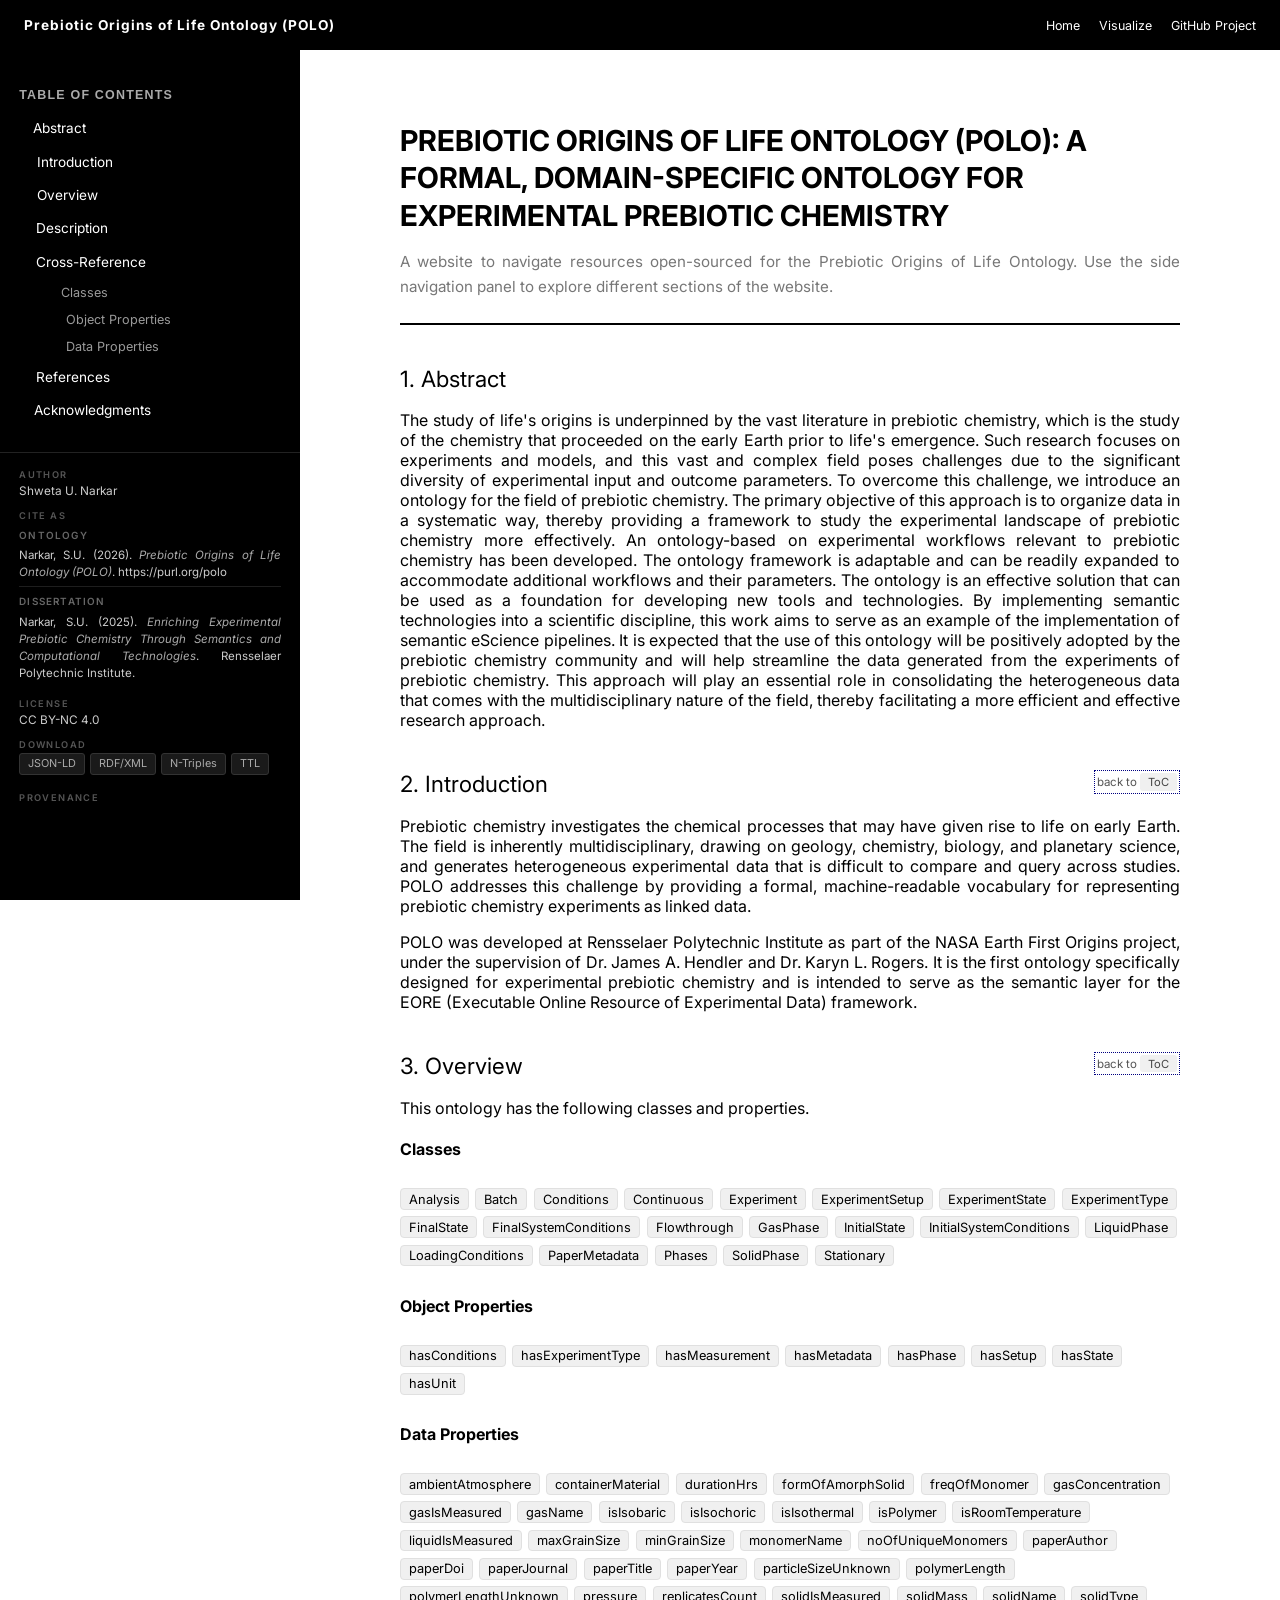
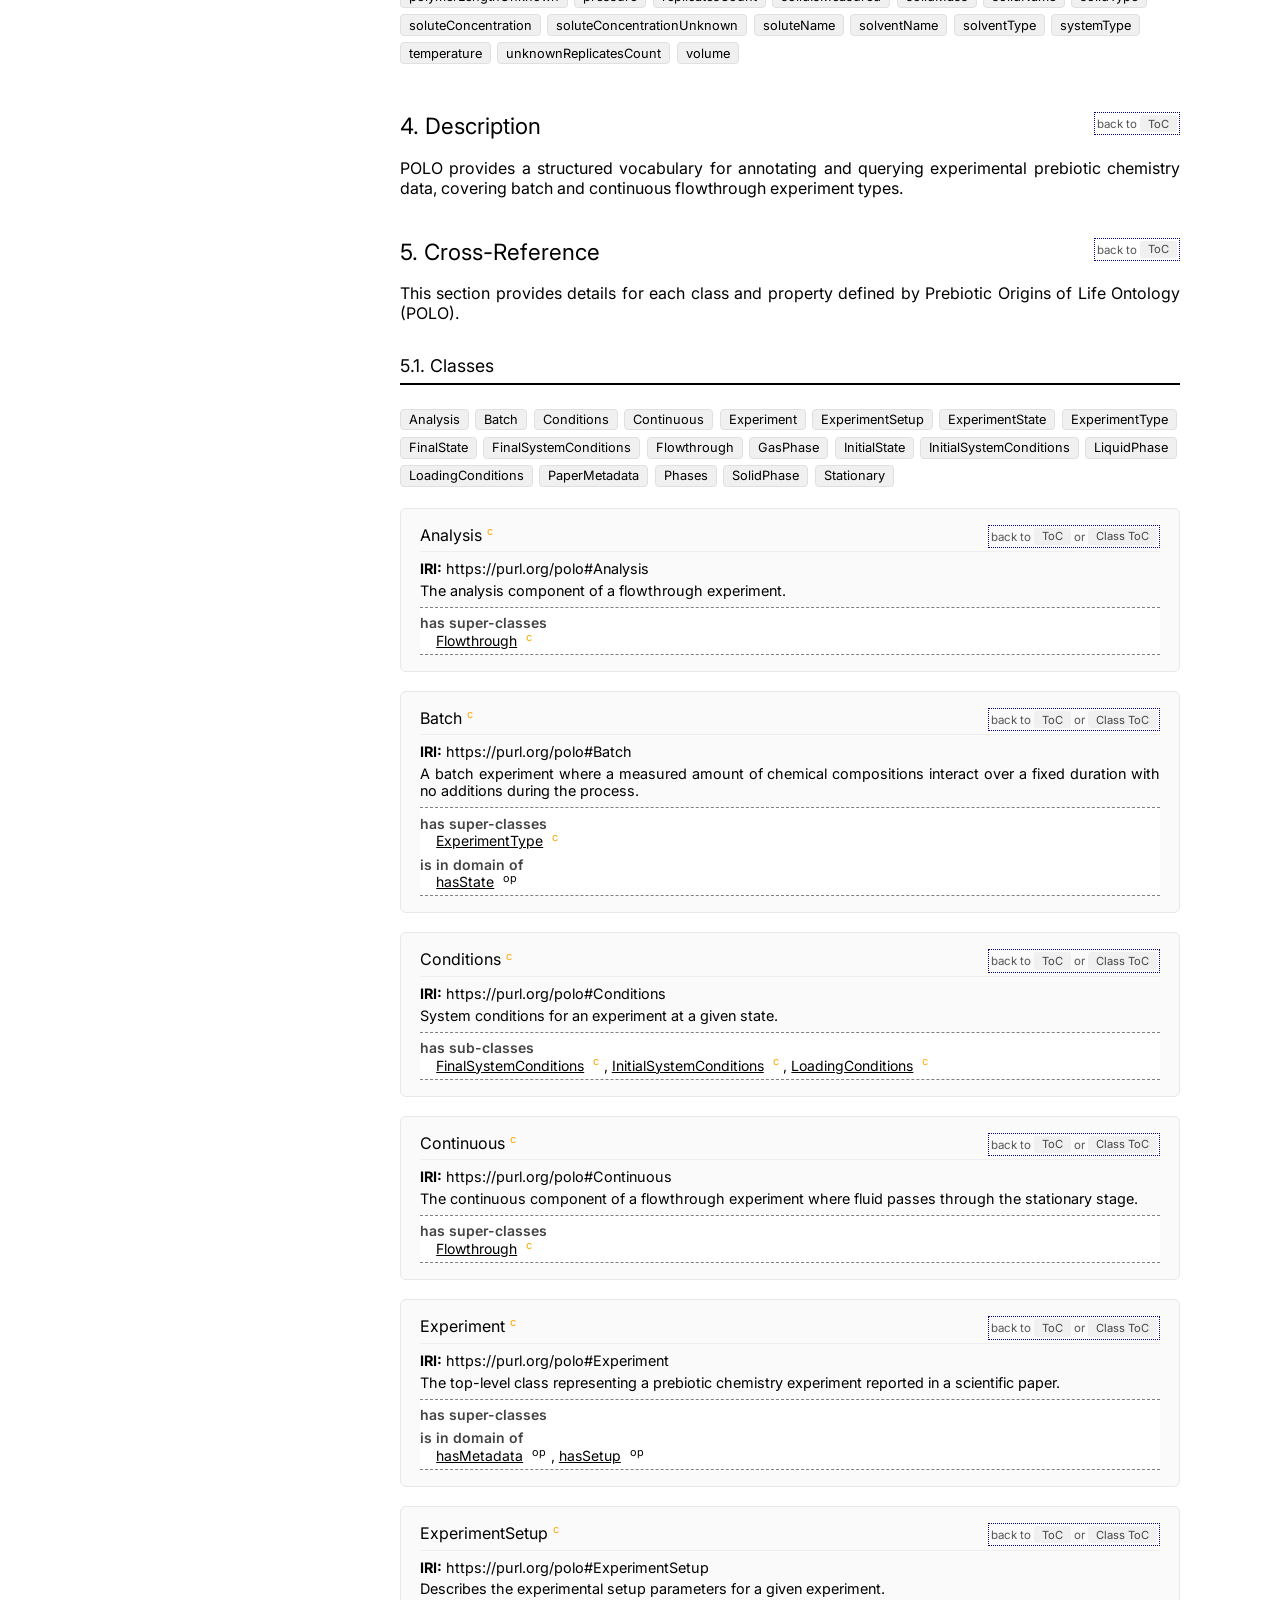
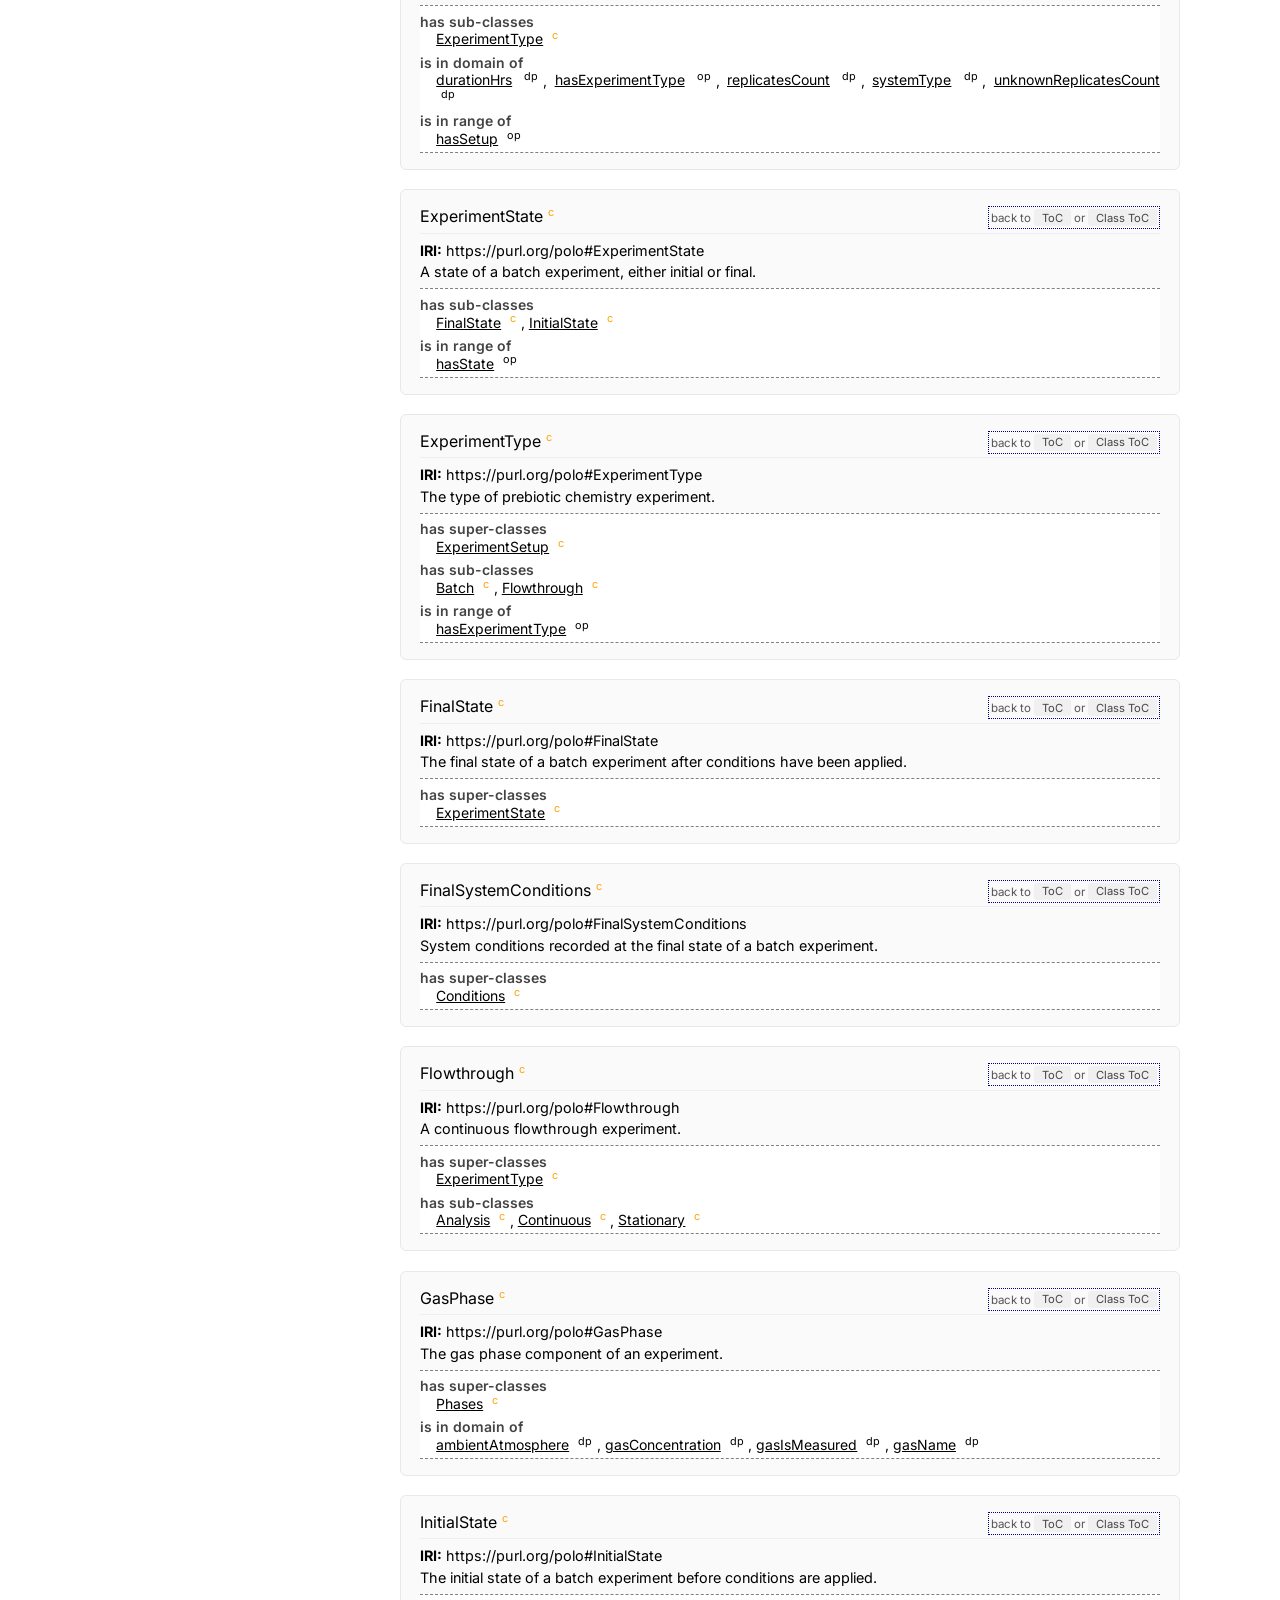
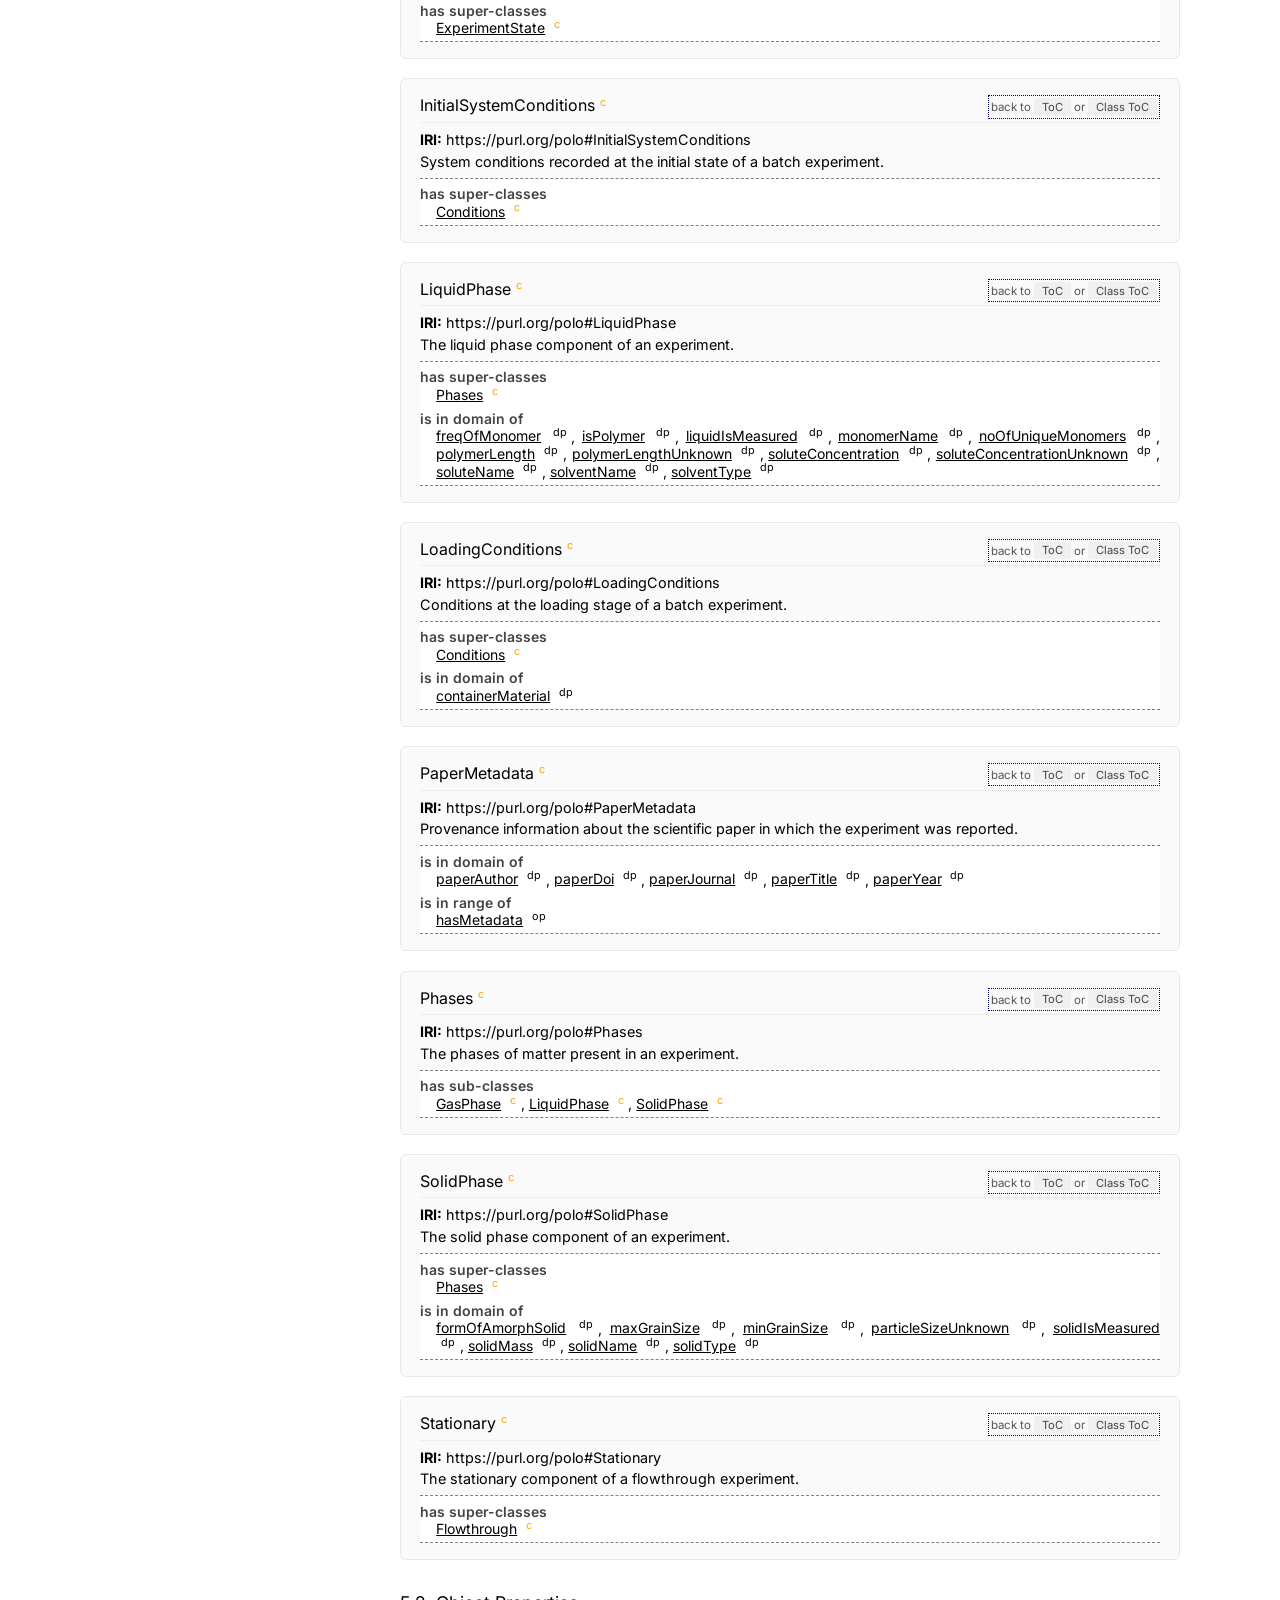
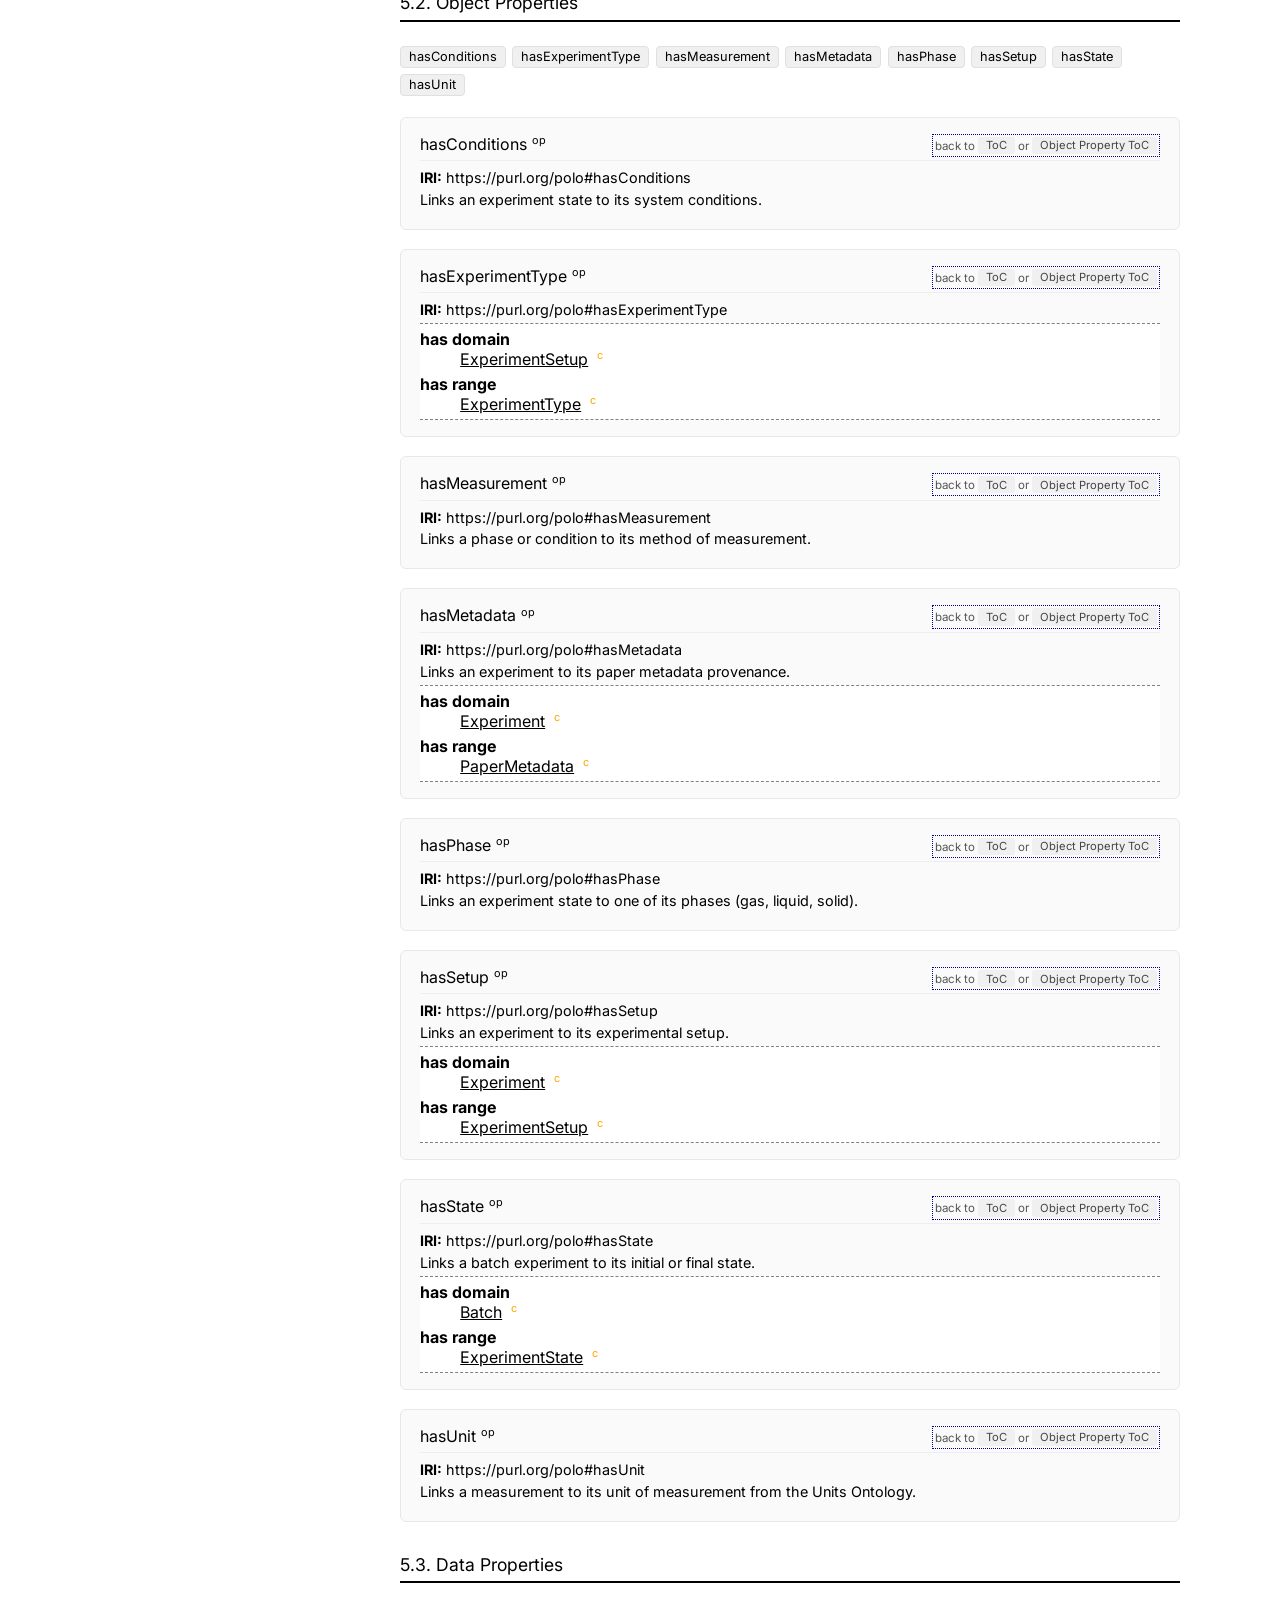
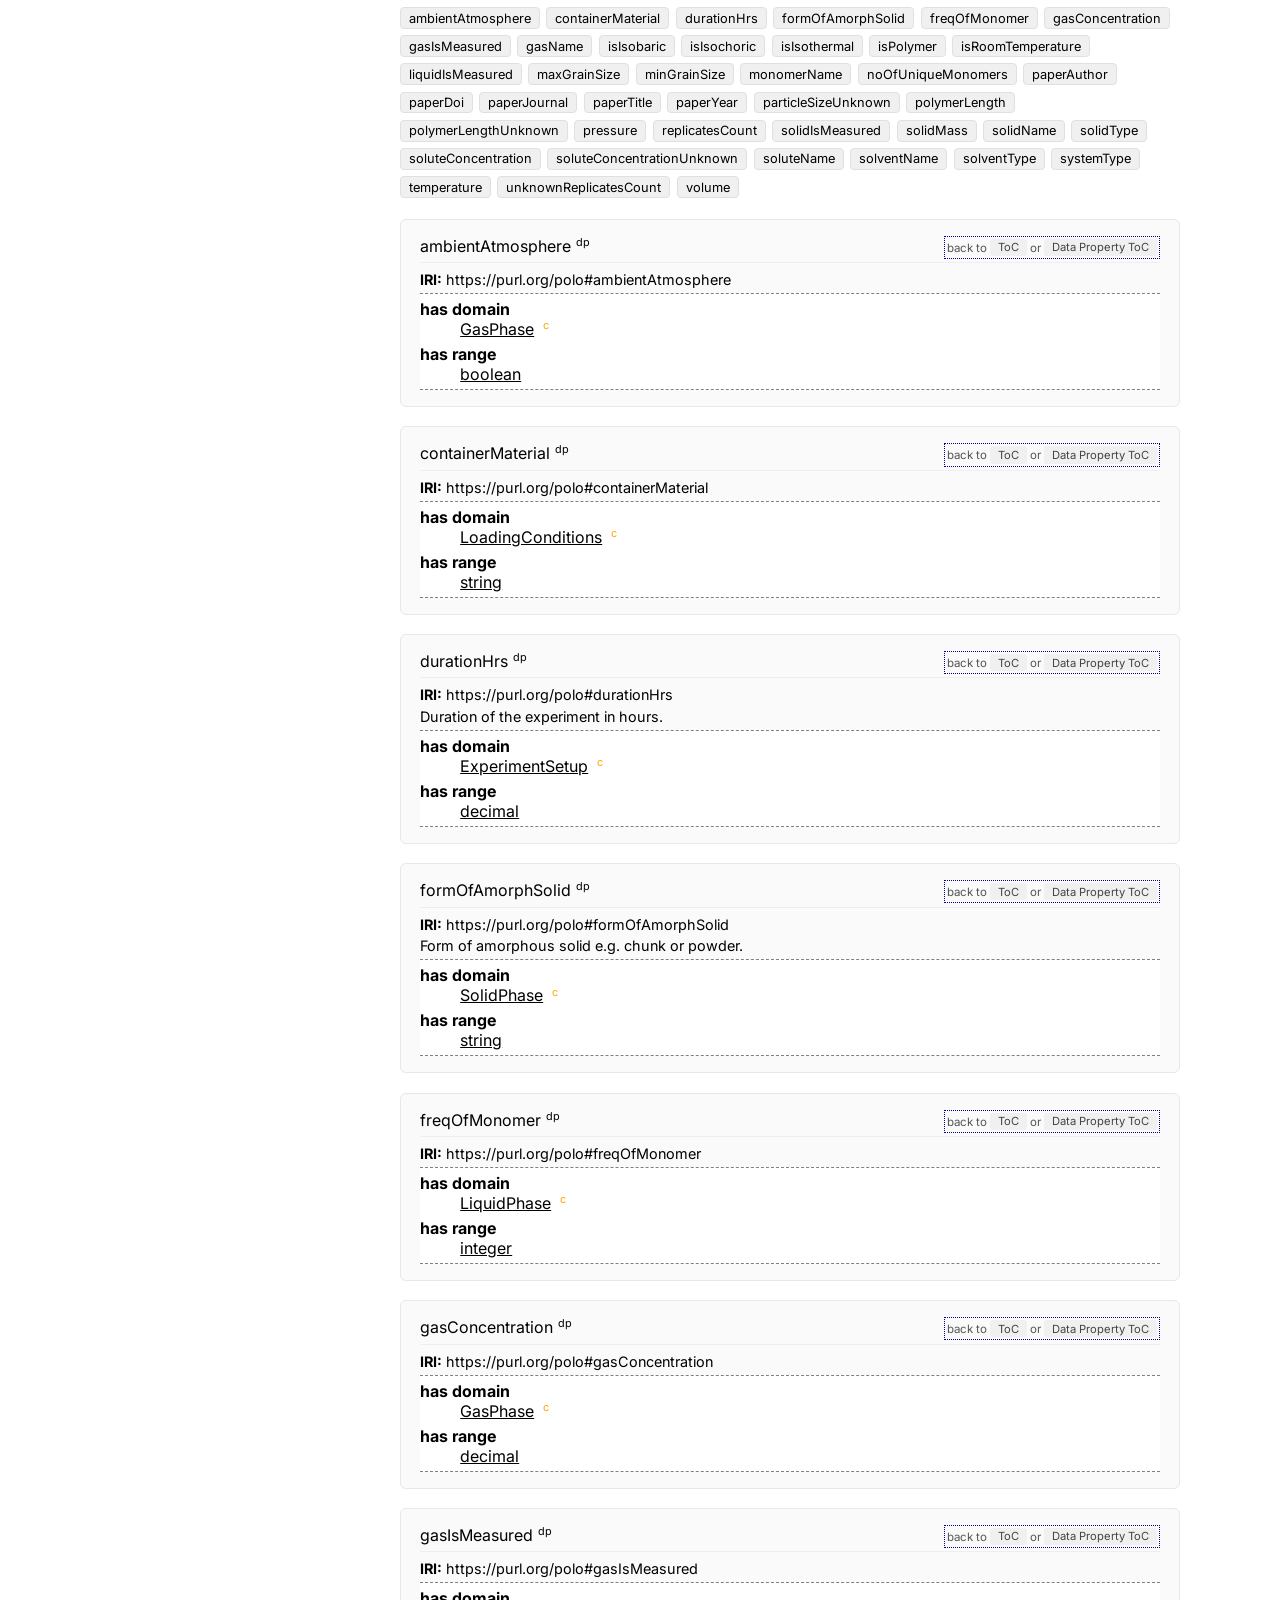
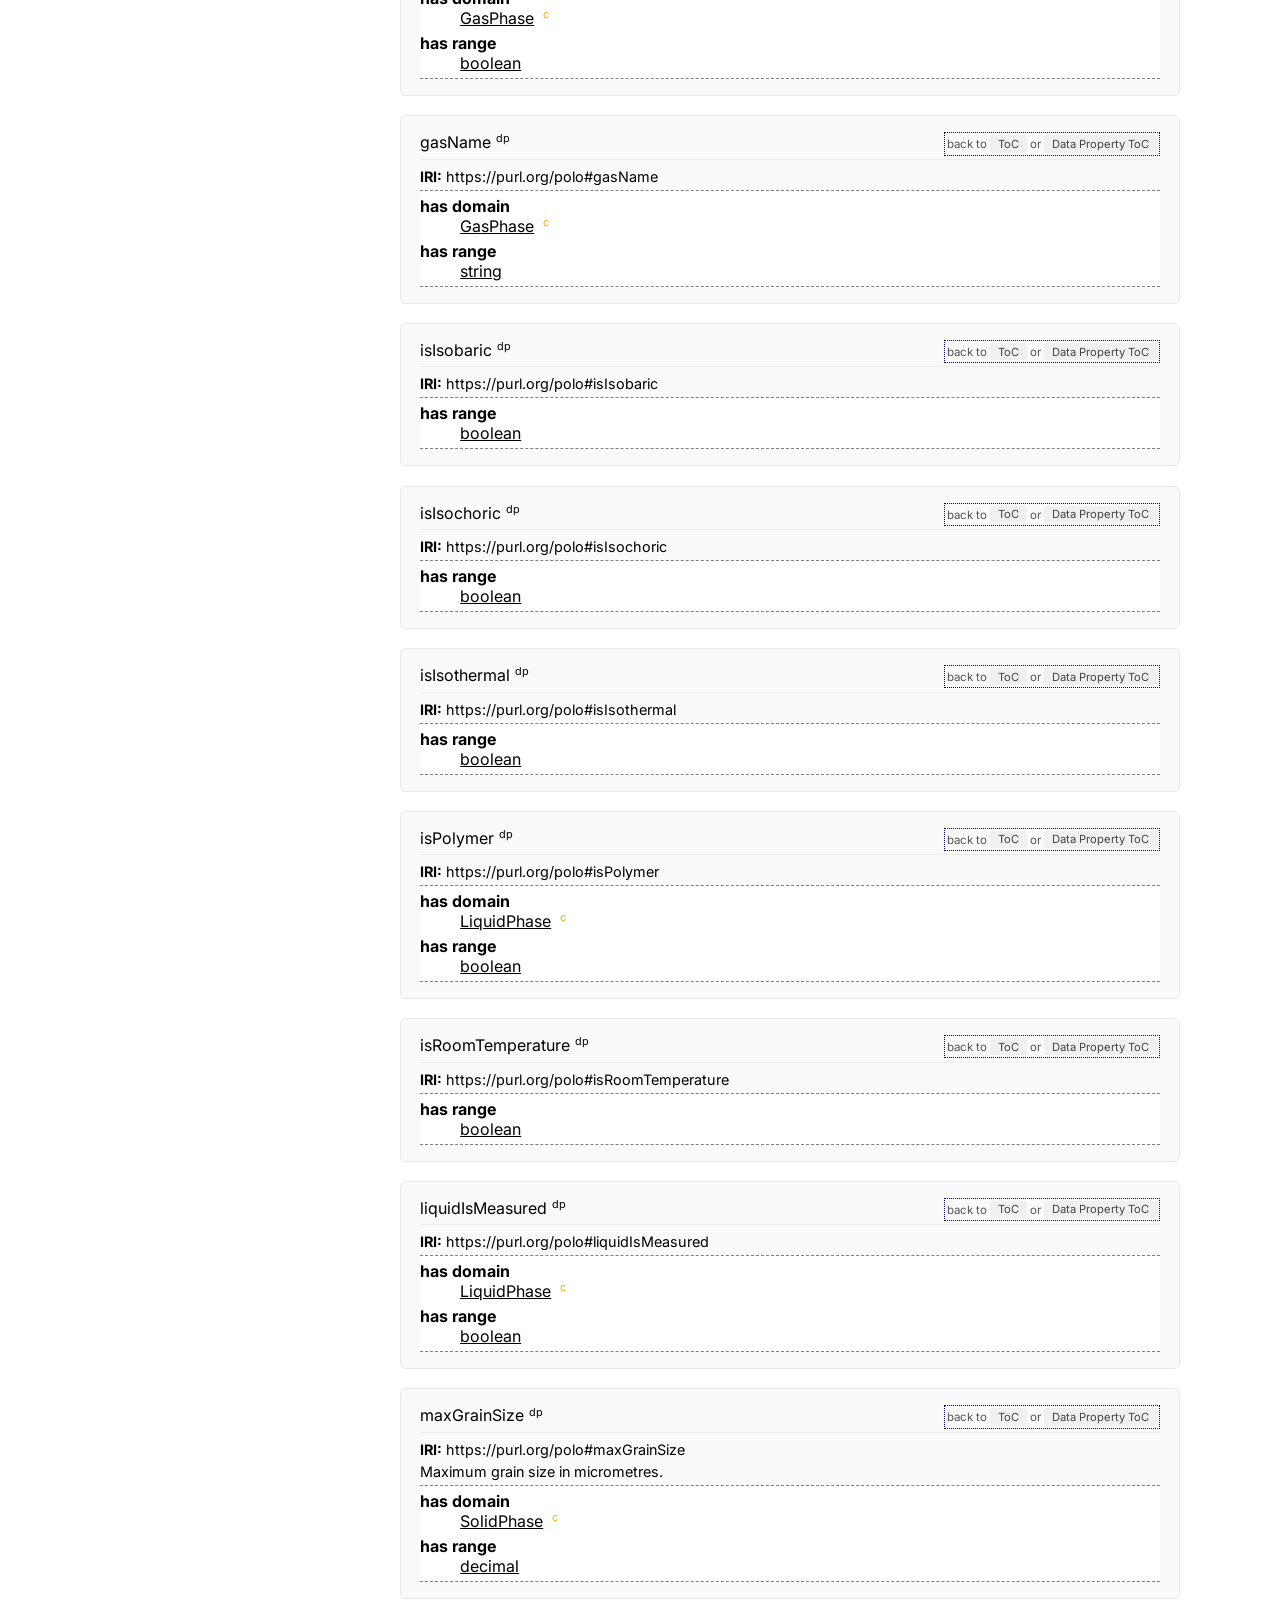
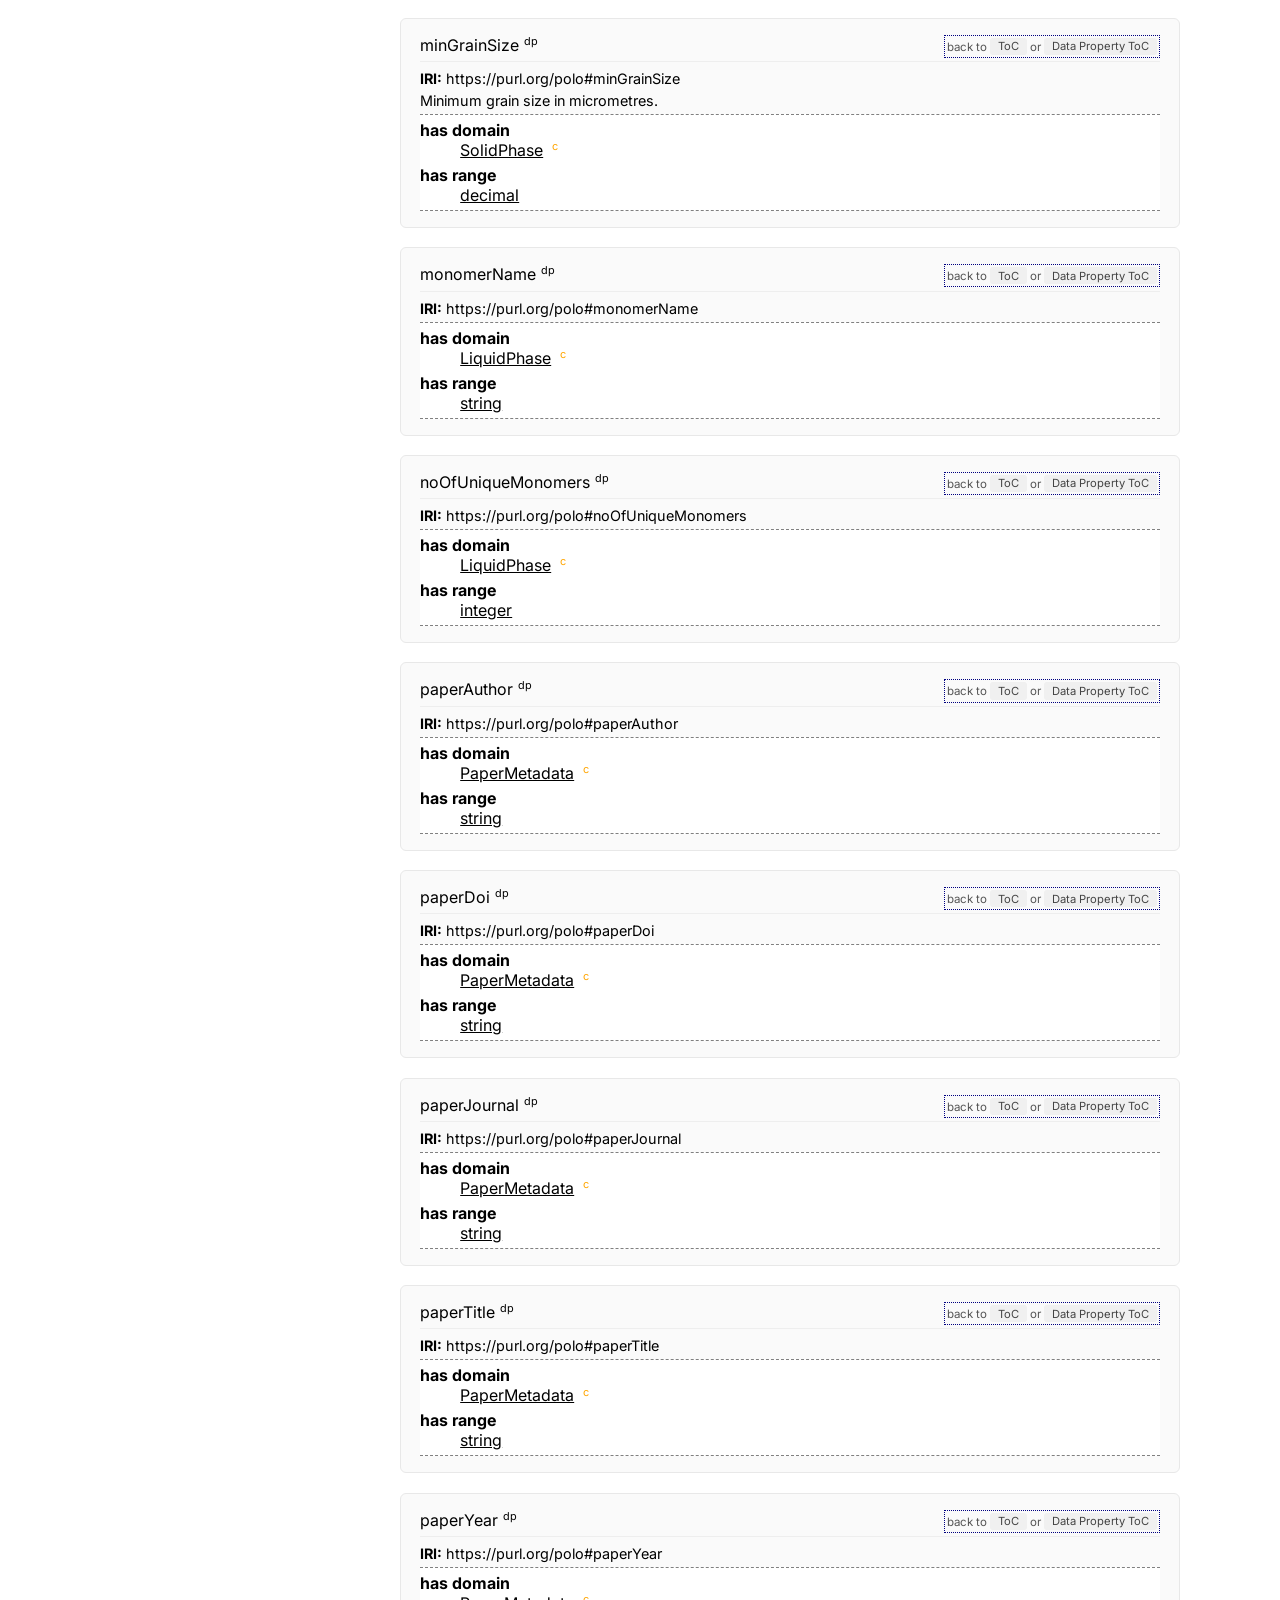
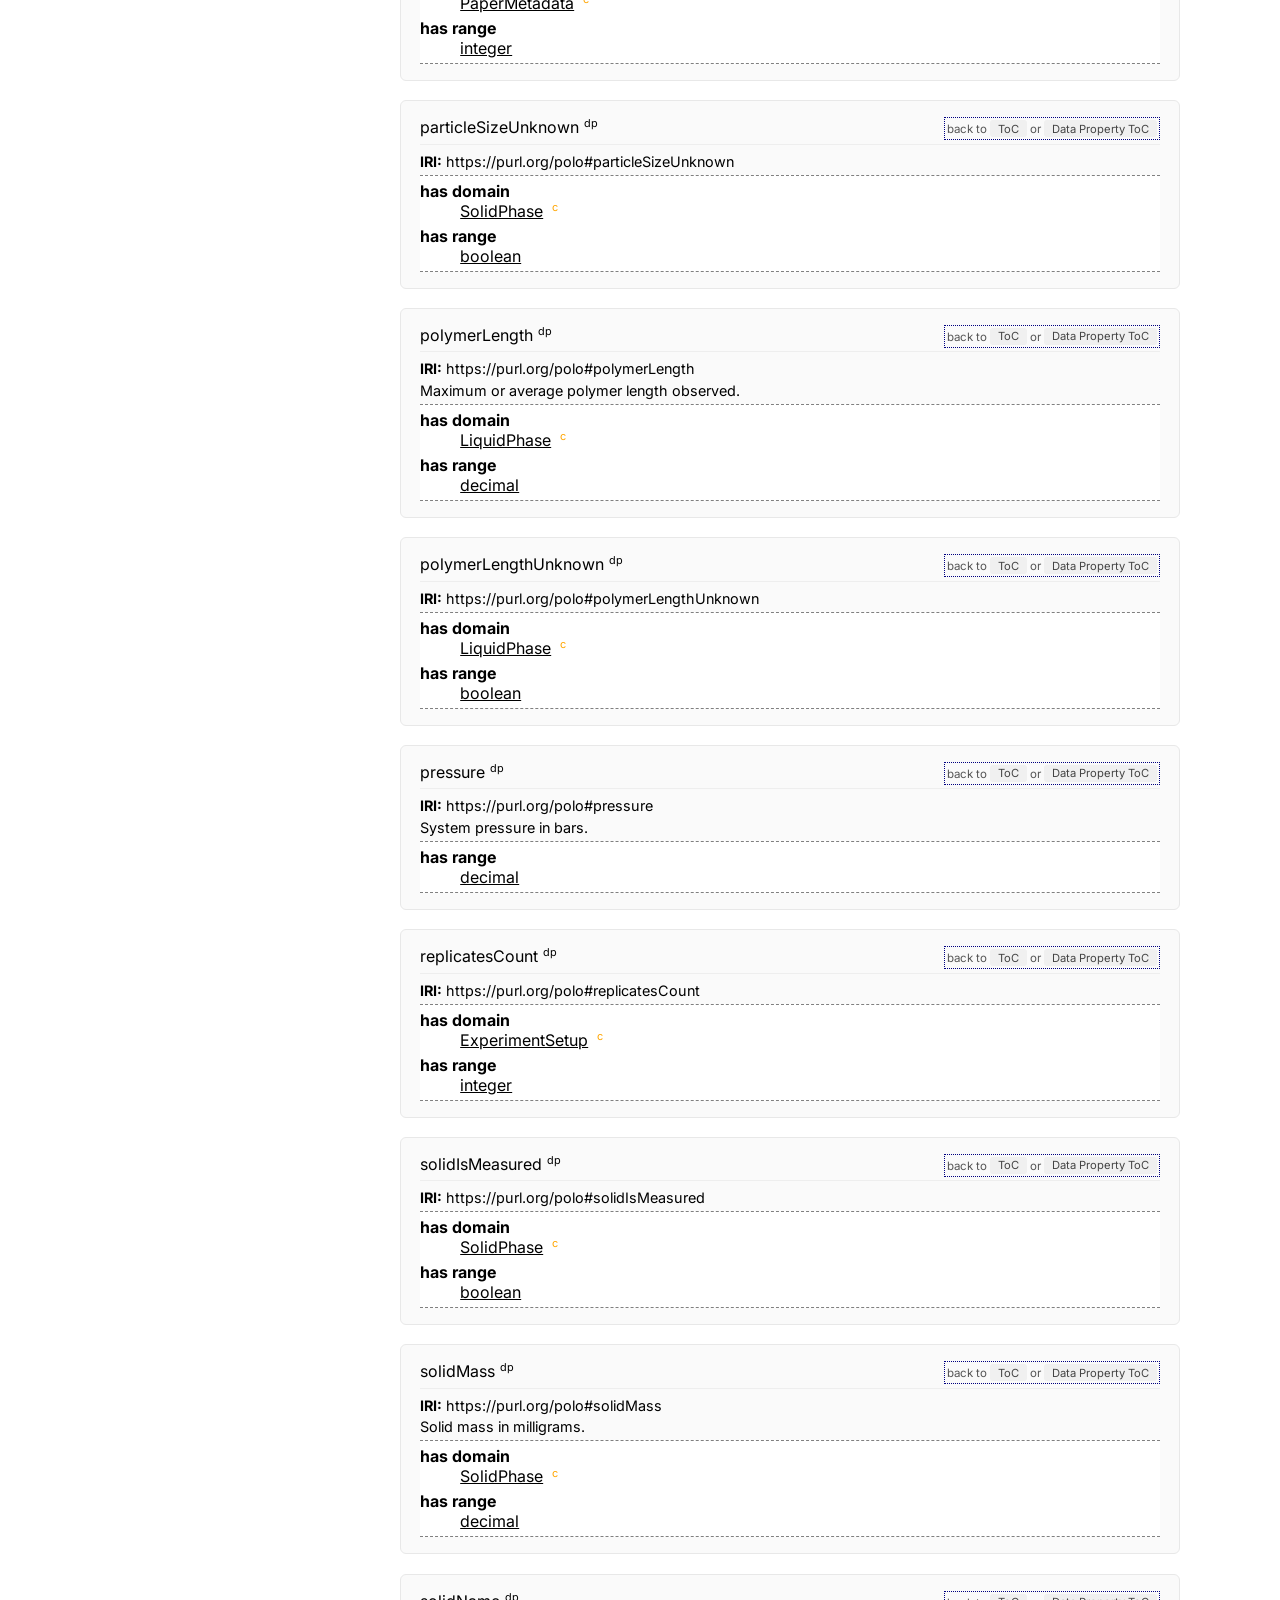
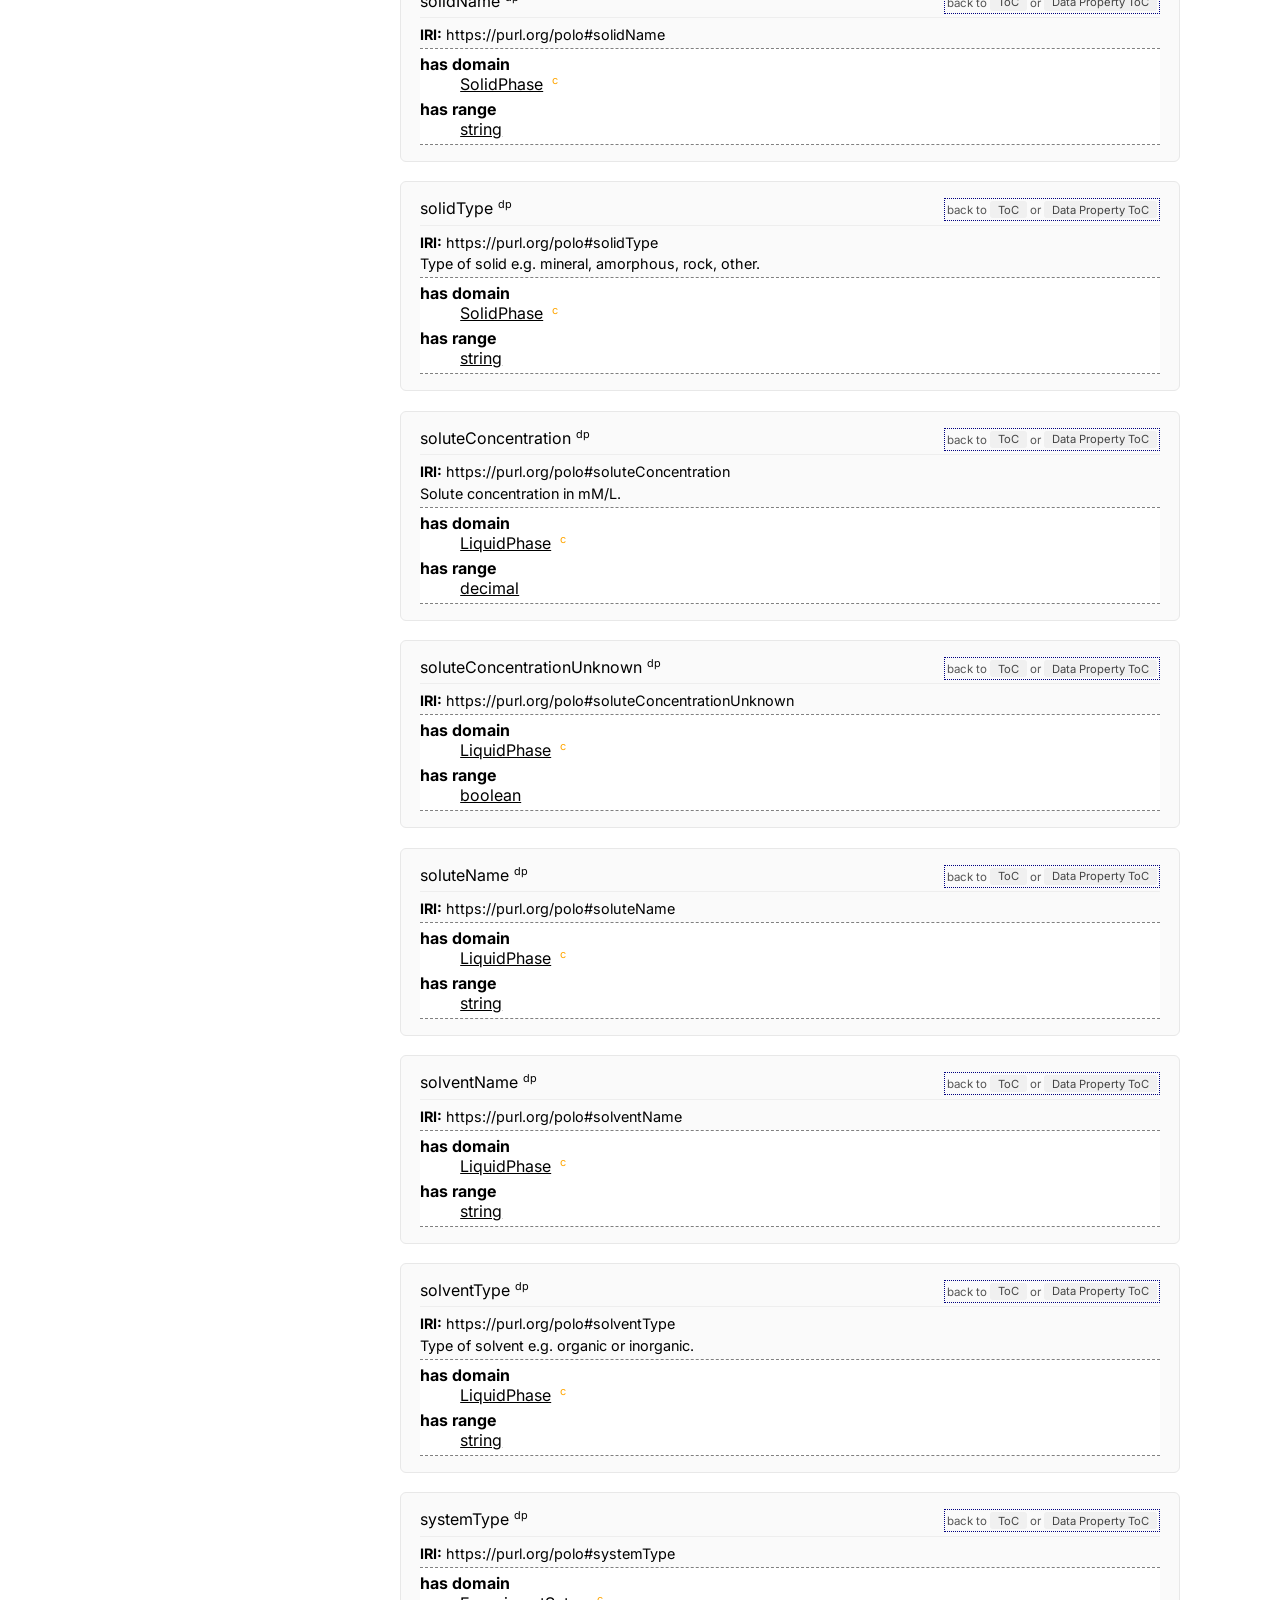
<file: docs/index-en.html>
<!DOCTYPE html>
<html>
<head>
<meta http-equiv="content-type" content="text/html; charset=UTF-8" />
<link rel="stylesheet" href="resources/primer.css" media="screen"/>
<link rel="stylesheet" href="resources/rec.css" media="screen"/>
<link rel="stylesheet" href="resources/extra.css" media="screen"/>
<link rel="stylesheet" href="resources/owl.css" media="screen"/>
<link rel="stylesheet" href="resources/polo.css" media="screen"/>
<link rel="icon" type="image/png" href="resources/rdf.icon"/>
<title>POLO — Prebiotic Origins of Life Ontology</title>

<!-- SCHEMA.ORG METADATA -->
<script type="application/ld+json">{"@context":"https://schema.org","@type":"TechArticle","url":"https://purl.org/polo","image":"http://vowl.visualdataweb.org/webvowl/#iri=https://purl.org/polo","name":"https://purl.org/polo","headline":"Document describing the ontology https://purl.org/polo","dateReleased":"Fri Apr 10 16:03:19 EDT 2026","author":[{"@type":"Person","name":"Shweta U. Narkar"}]}</script>

<script src="resources/jquery.js"></script>
<script src="resources/marked.min.js"></script>
<script>
$(function(){
  // Parse inline markdown spans
  jQuery(".markdown").each(function(){
    jQuery(this).after(marked.parse(jQuery(this).text())).remove();
  });

  // Scroll to hash if present
  var hash = location.hash;
  if(hash && $(hash).length){
    $("html, body").animate({scrollTop: $(hash).offset().top}, 0);
  }

  // Build TOC from all .list headings
  loadTOC();


});

$.fn.ignore = function(sel){
  return this.clone().find(sel||">*").remove().end();
};

function loadTOC(){
  var t = "<h2>Table of contents</h2><ul>", i = 1, j = 0;
  jQuery(".list").each(function(){
    if(jQuery(this).is("h2")){
      if(j > 0){ t += "</ul>"; j = 0; }
      t += "<li>" + i + ". <a href=#" + jQuery(this).attr("id") + ">" + jQuery(this).ignore("span").text() + "</a></li>";
      i++;
    }
    if(jQuery(this).is("h3")){
      if(j === 0){ t += "<ul>"; }
      j++;
      t += "<li>" + (i-1) + "." + j + ". <a href=#" + jQuery(this).attr("id") + ">" + jQuery(this).ignore("span").text() + "</a></li>";
    }
  });
  t += "</ul>";
  $("#toc").html(t);
  $("#sidebar-toc").html(t);
}
</script>
</head>

<body>

<nav id="topnav">
  <div id="topnav-left">
    <a href="#" id="topnav-title">Prebiotic Origins of Life Ontology (POLO)</a>
  </div>
  <div id="topnav-right">
    <a href="#">Home</a>
    <a href="visualization.html">Visualize</a>
    <a href="https://github.com/shweta3695/polo-ontology" target="_blank">GitHub Project</a>
  </div>
</nav>

<div id="sidebar">
  <div id="sidebar-toc"></div>
  <div id="sidebar-meta">
    <div class="sidebar-meta-row"><span class="sidebar-meta-label">Author</span><span class="sidebar-meta-value">Shweta U. Narkar</span></div>
    <div class="sidebar-meta-row">
      <span class="sidebar-meta-label">Cite as</span>
      <span class="sidebar-meta-cite-heading">Ontology</span>
      <span class="sidebar-meta-value sidebar-meta-cite">Narkar, S.U. (2026). <em>Prebiotic Origins of Life Ontology (POLO)</em>. https://purl.org/polo</span>
      <span class="sidebar-meta-cite-heading">Dissertation</span>
      <span class="sidebar-meta-value sidebar-meta-cite">Narkar, S.U. (2025). <em>Enriching Experimental Prebiotic Chemistry Through Semantics and Computational Technologies</em>. Rensselaer Polytechnic Institute.</span>
    </div>
    <div class="sidebar-meta-row"><span class="sidebar-meta-label">License</span><span class="sidebar-meta-value"><a href="https://creativecommons.org/licenses/by-nc/4.0/" target="_blank">CC BY-NC 4.0</a></span></div>
    <div class="sidebar-meta-row"><span class="sidebar-meta-label">Download</span><span class="sidebar-meta-value sidebar-meta-badges">
      <a href="ontology.jsonld" target="_blank">JSON-LD</a>
      <a href="ontology.owl" target="_blank">RDF/XML</a>
      <a href="ontology.nt" target="_blank">N-Triples</a>
      <a href="ontology.ttl" target="_blank">TTL</a>
    </span></div>
    <div class="sidebar-meta-row"><a href="provenance/provenance-en.html" target="_blank" class="sidebar-meta-prov">Provenance</a></div>
  </div>
</div>

<div id="main-content">
<div class="container">
<div id="page-title">
  <h1>PREBIOTIC ORIGINS OF LIFE ONTOLOGY (POLO): A FORMAL, DOMAIN-SPECIFIC ONTOLOGY FOR EXPERIMENTAL PREBIOTIC CHEMISTRY</h1>
  <p id="page-subtitle">A website to navigate resources open-sourced for the Prebiotic Origins of Life Ontology. Use the side navigation panel to explore different sections of the website.</p>
</div>

<div class="status"><div><span>Ontology Specification Draft</span></div></div>

<div id="toc"></div>

<div id="abstract">
<h2 id="abstract-heading" class="list">Abstract</h2><span class="markdown">
The study of life's origins is underpinned by the vast literature in prebiotic chemistry, which is the study of the chemistry that proceeded on the early Earth prior to life's emergence.  Such research focuses on experiments and models, and this vast and complex field poses challenges due to the significant diversity of experimental input and outcome parameters. To overcome this challenge, we introduce an ontology for the field of prebiotic chemistry. The primary objective of this approach is to organize data in a systematic way, thereby providing a framework to study the experimental landscape of prebiotic chemistry more effectively. An ontology-based on experimental workflows relevant to prebiotic chemistry has been developed. The ontology framework is adaptable and can be readily expanded to accommodate additional workflows and their parameters. The ontology is an effective solution that can be used as a foundation for developing new tools and technologies. By implementing semantic technologies into a scientific discipline, this work aims to serve as an example of the implementation of semantic eScience pipelines. It is expected that the use of this ontology will be positively adopted by the prebiotic chemistry community and will help streamline the data generated from the experiments of prebiotic chemistry. This approach will play an essential role in consolidating the heterogeneous data that comes with the multidisciplinary nature of the field, thereby facilitating a more efficient and effective research approach.</span>

</div>

<div id="introduction">
<h2 id="intro" class="list">Introduction <span class="backlink"> back to <a href="#toc">ToC</a></span></h2>
<span class="markdown">
Prebiotic chemistry investigates the chemical processes that may have given rise to life on early Earth. The field is inherently multidisciplinary, drawing on geology, chemistry, biology, and planetary science, and generates heterogeneous experimental data that is difficult to compare and query across studies. POLO addresses this challenge by providing a formal, machine-readable vocabulary for representing prebiotic chemistry experiments as linked data.

POLO was developed at Rensselaer Polytechnic Institute as part of the NASA Earth First Origins project, under the supervision of Dr. James A. Hendler and Dr. Karyn L. Rogers. It is the first ontology specifically designed for experimental prebiotic chemistry and is intended to serve as the semantic layer for the EORE (Executable Online Resource of Experimental Data) framework.</span>

</div>

<div id="nstable">

</div>

<div id="overview">
<h2 id="overv" class="list">Overview <span class="backlink"> back to <a href="#toc">ToC</a></span></h2>
<span class="markdown">
This ontology has the following classes and properties.</span>
<h4>Classes</h4>
<ul xmlns:widoco="https://w3id.org/widoco/vocab#"
    xmlns:xsi="http://www.w3.org/2001/XMLSchema-instance"
    class="hlist">
   <li>
      <a href="#Analysis" title="https://purl.org/polo#Analysis">Analysis</a>
   </li>
   <li>
      <a href="#Batch" title="https://purl.org/polo#Batch">Batch</a>
   </li>
   <li>
      <a href="#Conditions" title="https://purl.org/polo#Conditions">Conditions</a>
   </li>
   <li>
      <a href="#Continuous" title="https://purl.org/polo#Continuous">Continuous</a>
   </li>
   <li>
      <a href="#Experiment" title="https://purl.org/polo#Experiment">Experiment</a>
   </li>
   <li>
      <a href="#ExperimentSetup" title="https://purl.org/polo#ExperimentSetup">ExperimentSetup</a>
   </li>
   <li>
      <a href="#ExperimentState" title="https://purl.org/polo#ExperimentState">ExperimentState</a>
   </li>
   <li>
      <a href="#ExperimentType" title="https://purl.org/polo#ExperimentType">ExperimentType</a>
   </li>
   <li>
      <a href="#FinalState" title="https://purl.org/polo#FinalState">FinalState</a>
   </li>
   <li>
      <a href="#FinalSystemConditions" title="https://purl.org/polo#FinalSystemConditions">FinalSystemConditions</a>
   </li>
   <li>
      <a href="#Flowthrough" title="https://purl.org/polo#Flowthrough">Flowthrough</a>
   </li>
   <li>
      <a href="#GasPhase" title="https://purl.org/polo#GasPhase">GasPhase</a>
   </li>
   <li>
      <a href="#InitialState" title="https://purl.org/polo#InitialState">InitialState</a>
   </li>
   <li>
      <a href="#InitialSystemConditions" title="https://purl.org/polo#InitialSystemConditions">InitialSystemConditions</a>
   </li>
   <li>
      <a href="#LiquidPhase" title="https://purl.org/polo#LiquidPhase">LiquidPhase</a>
   </li>
   <li>
      <a href="#LoadingConditions" title="https://purl.org/polo#LoadingConditions">LoadingConditions</a>
   </li>
   <li>
      <a href="#PaperMetadata" title="https://purl.org/polo#PaperMetadata">PaperMetadata</a>
   </li>
   <li>
      <a href="#Phases" title="https://purl.org/polo#Phases">Phases</a>
   </li>
   <li>
      <a href="#SolidPhase" title="https://purl.org/polo#SolidPhase">SolidPhase</a>
   </li>
   <li>
      <a href="#Stationary" title="https://purl.org/polo#Stationary">Stationary</a>
   </li>
</ul><h4>Object Properties</h4><ul xmlns:widoco="https://w3id.org/widoco/vocab#"
    xmlns:xsi="http://www.w3.org/2001/XMLSchema-instance"
    class="hlist">
   <li>
      <a href="#hasConditions" title="https://purl.org/polo#hasConditions">hasConditions</a>
   </li>
   <li>
      <a href="#hasExperimentType" title="https://purl.org/polo#hasExperimentType">hasExperimentType</a>
   </li>
   <li>
      <a href="#hasMeasurement" title="https://purl.org/polo#hasMeasurement">hasMeasurement</a>
   </li>
   <li>
      <a href="#hasMetadata" title="https://purl.org/polo#hasMetadata">hasMetadata</a>
   </li>
   <li>
      <a href="#hasPhase" title="https://purl.org/polo#hasPhase">hasPhase</a>
   </li>
   <li>
      <a href="#hasSetup" title="https://purl.org/polo#hasSetup">hasSetup</a>
   </li>
   <li>
      <a href="#hasState" title="https://purl.org/polo#hasState">hasState</a>
   </li>
   <li>
      <a href="#hasUnit" title="https://purl.org/polo#hasUnit">hasUnit</a>
   </li>
</ul><h4>Data Properties</h4><ul xmlns:widoco="https://w3id.org/widoco/vocab#"
    xmlns:xsi="http://www.w3.org/2001/XMLSchema-instance"
    class="hlist">
   <li>
      <a href="#ambientAtmosphere" title="https://purl.org/polo#ambientAtmosphere">ambientAtmosphere</a>
   </li>
   <li>
      <a href="#containerMaterial" title="https://purl.org/polo#containerMaterial">containerMaterial</a>
   </li>
   <li>
      <a href="#durationHrs" title="https://purl.org/polo#durationHrs">durationHrs</a>
   </li>
   <li>
      <a href="#formOfAmorphSolid" title="https://purl.org/polo#formOfAmorphSolid">formOfAmorphSolid</a>
   </li>
   <li>
      <a href="#freqOfMonomer" title="https://purl.org/polo#freqOfMonomer">freqOfMonomer</a>
   </li>
   <li>
      <a href="#gasConcentration" title="https://purl.org/polo#gasConcentration">gasConcentration</a>
   </li>
   <li>
      <a href="#gasIsMeasured" title="https://purl.org/polo#gasIsMeasured">gasIsMeasured</a>
   </li>
   <li>
      <a href="#gasName" title="https://purl.org/polo#gasName">gasName</a>
   </li>
   <li>
      <a href="#isIsobaric" title="https://purl.org/polo#isIsobaric">isIsobaric</a>
   </li>
   <li>
      <a href="#isIsochoric" title="https://purl.org/polo#isIsochoric">isIsochoric</a>
   </li>
   <li>
      <a href="#isIsothermal" title="https://purl.org/polo#isIsothermal">isIsothermal</a>
   </li>
   <li>
      <a href="#isPolymer" title="https://purl.org/polo#isPolymer">isPolymer</a>
   </li>
   <li>
      <a href="#isRoomTemperature" title="https://purl.org/polo#isRoomTemperature">isRoomTemperature</a>
   </li>
   <li>
      <a href="#liquidIsMeasured" title="https://purl.org/polo#liquidIsMeasured">liquidIsMeasured</a>
   </li>
   <li>
      <a href="#maxGrainSize" title="https://purl.org/polo#maxGrainSize">maxGrainSize</a>
   </li>
   <li>
      <a href="#minGrainSize" title="https://purl.org/polo#minGrainSize">minGrainSize</a>
   </li>
   <li>
      <a href="#monomerName" title="https://purl.org/polo#monomerName">monomerName</a>
   </li>
   <li>
      <a href="#noOfUniqueMonomers" title="https://purl.org/polo#noOfUniqueMonomers">noOfUniqueMonomers</a>
   </li>
   <li>
      <a href="#paperAuthor" title="https://purl.org/polo#paperAuthor">paperAuthor</a>
   </li>
   <li>
      <a href="#paperDoi" title="https://purl.org/polo#paperDoi">paperDoi</a>
   </li>
   <li>
      <a href="#paperJournal" title="https://purl.org/polo#paperJournal">paperJournal</a>
   </li>
   <li>
      <a href="#paperTitle" title="https://purl.org/polo#paperTitle">paperTitle</a>
   </li>
   <li>
      <a href="#paperYear" title="https://purl.org/polo#paperYear">paperYear</a>
   </li>
   <li>
      <a href="#particleSizeUnknown" title="https://purl.org/polo#particleSizeUnknown">particleSizeUnknown</a>
   </li>
   <li>
      <a href="#polymerLength" title="https://purl.org/polo#polymerLength">polymerLength</a>
   </li>
   <li>
      <a href="#polymerLengthUnknown" title="https://purl.org/polo#polymerLengthUnknown">polymerLengthUnknown</a>
   </li>
   <li>
      <a href="#pressure" title="https://purl.org/polo#pressure">pressure</a>
   </li>
   <li>
      <a href="#replicatesCount" title="https://purl.org/polo#replicatesCount">replicatesCount</a>
   </li>
   <li>
      <a href="#solidIsMeasured" title="https://purl.org/polo#solidIsMeasured">solidIsMeasured</a>
   </li>
   <li>
      <a href="#solidMass" title="https://purl.org/polo#solidMass">solidMass</a>
   </li>
   <li>
      <a href="#solidName" title="https://purl.org/polo#solidName">solidName</a>
   </li>
   <li>
      <a href="#solidType" title="https://purl.org/polo#solidType">solidType</a>
   </li>
   <li>
      <a href="#soluteConcentration" title="https://purl.org/polo#soluteConcentration">soluteConcentration</a>
   </li>
   <li>
      <a href="#soluteConcentrationUnknown" title="https://purl.org/polo#soluteConcentrationUnknown">soluteConcentrationUnknown</a>
   </li>
   <li>
      <a href="#soluteName" title="https://purl.org/polo#soluteName">soluteName</a>
   </li>
   <li>
      <a href="#solventName" title="https://purl.org/polo#solventName">solventName</a>
   </li>
   <li>
      <a href="#solventType" title="https://purl.org/polo#solventType">solventType</a>
   </li>
   <li>
      <a href="#systemType" title="https://purl.org/polo#systemType">systemType</a>
   </li>
   <li>
      <a href="#temperature" title="https://purl.org/polo#temperature">temperature</a>
   </li>
   <li>
      <a href="#unknownReplicatesCount" title="https://purl.org/polo#unknownReplicatesCount">unknownReplicatesCount</a>
   </li>
   <li>
      <a href="#volume" title="https://purl.org/polo#volume">volume</a>
   </li>
</ul>

</div>

<div id="description">
<h2 id="desc" class="list">Description <span class="backlink"> back to <a href="#toc">ToC</a></span></h2>

<span class="markdown">POLO provides a structured vocabulary for annotating and querying experimental prebiotic chemistry data, covering batch and continuous flowthrough experiment types.</span>
</div>

<div id="crossref">
<h2 id="crossreference" class="list">Cross-Reference <span class="backlink"> back to <a href="#toc">ToC</a></span></h2>
This section provides details for each class and property defined by Prebiotic Origins of Life Ontology (POLO).
<div xmlns:widoco="https://w3id.org/widoco/vocab#" xmlns:xsi="http://www.w3.org/2001/XMLSchema-instance" id="classes">
 <h3 id="classes-headline" class="list">Classes</h3>
 <ul class="hlist">
  <li><a href="#Analysis" title="https://purl.org/polo#Analysis">Analysis</a></li>
  <li><a href="#Batch" title="https://purl.org/polo#Batch">Batch</a></li>
  <li><a href="#Conditions" title="https://purl.org/polo#Conditions">Conditions</a></li>
  <li><a href="#Continuous" title="https://purl.org/polo#Continuous">Continuous</a></li>
  <li><a href="#Experiment" title="https://purl.org/polo#Experiment">Experiment</a></li>
  <li><a href="#ExperimentSetup" title="https://purl.org/polo#ExperimentSetup">ExperimentSetup</a></li>
  <li><a href="#ExperimentState" title="https://purl.org/polo#ExperimentState">ExperimentState</a></li>
  <li><a href="#ExperimentType" title="https://purl.org/polo#ExperimentType">ExperimentType</a></li>
  <li><a href="#FinalState" title="https://purl.org/polo#FinalState">FinalState</a></li>
  <li><a href="#FinalSystemConditions" title="https://purl.org/polo#FinalSystemConditions">FinalSystemConditions</a></li>
  <li><a href="#Flowthrough" title="https://purl.org/polo#Flowthrough">Flowthrough</a></li>
  <li><a href="#GasPhase" title="https://purl.org/polo#GasPhase">GasPhase</a></li>
  <li><a href="#InitialState" title="https://purl.org/polo#InitialState">InitialState</a></li>
  <li><a href="#InitialSystemConditions" title="https://purl.org/polo#InitialSystemConditions">InitialSystemConditions</a></li>
  <li><a href="#LiquidPhase" title="https://purl.org/polo#LiquidPhase">LiquidPhase</a></li>
  <li><a href="#LoadingConditions" title="https://purl.org/polo#LoadingConditions">LoadingConditions</a></li>
  <li><a href="#PaperMetadata" title="https://purl.org/polo#PaperMetadata">PaperMetadata</a></li>
  <li><a href="#Phases" title="https://purl.org/polo#Phases">Phases</a></li>
  <li><a href="#SolidPhase" title="https://purl.org/polo#SolidPhase">SolidPhase</a></li>
  <li><a href="#Stationary" title="https://purl.org/polo#Stationary">Stationary</a></li>
 </ul>
 <div class="entity" id="Analysis">
  <h3>Analysis<sup class="type-c" title="class">c</sup> <span class="backlink"> back to <a href="#toc">ToC</a> or <a href="#classes">Class ToC</a> </span></h3>
  <p><strong>IRI:</strong> https://purl.org/polo#Analysis</p>
  <div class="comment">
   <span class="markdown">The analysis component of a flowthrough experiment.</span>
  </div>
  <dl class="description">
   <dt>
    has super-classes
   </dt>
   <dd>
    <a href="#Flowthrough" title="https://purl.org/polo#Flowthrough">Flowthrough</a> <sup class="type-c" title="class">c</sup>
   </dd>
  </dl>
 </div>
 <div class="entity" id="Batch">
  <h3>Batch<sup class="type-c" title="class">c</sup> <span class="backlink"> back to <a href="#toc">ToC</a> or <a href="#classes">Class ToC</a> </span></h3>
  <p><strong>IRI:</strong> https://purl.org/polo#Batch</p>
  <div class="comment">
   <span class="markdown">A batch experiment where a measured amount of chemical compositions interact over a fixed duration with no additions during the process.</span>
  </div>
  <dl class="description">
   <dt>
    has super-classes
   </dt>
   <dd>
    <a href="#ExperimentType" title="https://purl.org/polo#ExperimentType">ExperimentType</a> <sup class="type-c" title="class">c</sup>
   </dd>
   <dt>
    is in domain of
   </dt>
   <dd>
    <a href="#hasState" title="https://purl.org/polo#hasState">hasState</a> <sup class="type-op" title="object property">op</sup>
   </dd>
  </dl>
 </div>
 <div class="entity" id="Conditions">
  <h3>Conditions<sup class="type-c" title="class">c</sup> <span class="backlink"> back to <a href="#toc">ToC</a> or <a href="#classes">Class ToC</a> </span></h3>
  <p><strong>IRI:</strong> https://purl.org/polo#Conditions</p>
  <div class="comment">
   <span class="markdown">System conditions for an experiment at a given state.</span>
  </div>
  <dl class="description">
   <dt>
    has sub-classes
   </dt>
   <dd>
    <a href="#FinalSystemConditions" title="https://purl.org/polo#FinalSystemConditions">FinalSystemConditions</a> <sup class="type-c" title="class">c</sup>, <a href="#InitialSystemConditions" title="https://purl.org/polo#InitialSystemConditions">InitialSystemConditions</a> <sup class="type-c" title="class">c</sup>, <a href="#LoadingConditions" title="https://purl.org/polo#LoadingConditions">LoadingConditions</a> <sup class="type-c" title="class">c</sup>
   </dd>
  </dl>
 </div>
 <div class="entity" id="Continuous">
  <h3>Continuous<sup class="type-c" title="class">c</sup> <span class="backlink"> back to <a href="#toc">ToC</a> or <a href="#classes">Class ToC</a> </span></h3>
  <p><strong>IRI:</strong> https://purl.org/polo#Continuous</p>
  <div class="comment">
   <span class="markdown">The continuous component of a flowthrough experiment where fluid passes through the stationary stage.</span>
  </div>
  <dl class="description">
   <dt>
    has super-classes
   </dt>
   <dd>
    <a href="#Flowthrough" title="https://purl.org/polo#Flowthrough">Flowthrough</a> <sup class="type-c" title="class">c</sup>
   </dd>
  </dl>
 </div>
 <div class="entity" id="Experiment">
  <h3>Experiment<sup class="type-c" title="class">c</sup> <span class="backlink"> back to <a href="#toc">ToC</a> or <a href="#classes">Class ToC</a> </span></h3>
  <p><strong>IRI:</strong> https://purl.org/polo#Experiment</p>
  <div class="comment">
   <span class="markdown">The top-level class representing a prebiotic chemistry experiment reported in a scientific paper.</span>
  </div>
  <dl class="description">
   <dt>
    has super-classes
   </dt>
   <dd></dd>
   <dt>
    is in domain of
   </dt>
   <dd>
    <a href="#hasMetadata" title="https://purl.org/polo#hasMetadata">hasMetadata</a> <sup class="type-op" title="object property">op</sup>, <a href="#hasSetup" title="https://purl.org/polo#hasSetup">hasSetup</a> <sup class="type-op" title="object property">op</sup>
   </dd>
  </dl>
 </div>
 <div class="entity" id="ExperimentSetup">
  <h3>ExperimentSetup<sup class="type-c" title="class">c</sup> <span class="backlink"> back to <a href="#toc">ToC</a> or <a href="#classes">Class ToC</a> </span></h3>
  <p><strong>IRI:</strong> https://purl.org/polo#ExperimentSetup</p>
  <div class="comment">
   <span class="markdown">Describes the experimental setup parameters for a given experiment.</span>
  </div>
  <dl class="description">
   <dt>
    has sub-classes
   </dt>
   <dd>
    <a href="#ExperimentType" title="https://purl.org/polo#ExperimentType">ExperimentType</a> <sup class="type-c" title="class">c</sup>
   </dd>
   <dt>
    is in domain of
   </dt>
   <dd>
    <a href="#durationHrs" title="https://purl.org/polo#durationHrs">durationHrs</a> <sup class="type-dp" title="data property">dp</sup>, <a href="#hasExperimentType" title="https://purl.org/polo#hasExperimentType">hasExperimentType</a> <sup class="type-op" title="object property">op</sup>, <a href="#replicatesCount" title="https://purl.org/polo#replicatesCount">replicatesCount</a> <sup class="type-dp" title="data property">dp</sup>, <a href="#systemType" title="https://purl.org/polo#systemType">systemType</a> <sup class="type-dp" title="data property">dp</sup>, <a href="#unknownReplicatesCount" title="https://purl.org/polo#unknownReplicatesCount">unknownReplicatesCount</a> <sup class="type-dp" title="data property">dp</sup>
   </dd>
   <dt>
    is in range of
   </dt>
   <dd>
    <a href="#hasSetup" title="https://purl.org/polo#hasSetup">hasSetup</a> <sup class="type-op" title="object property">op</sup>
   </dd>
  </dl>
 </div>
 <div class="entity" id="ExperimentState">
  <h3>ExperimentState<sup class="type-c" title="class">c</sup> <span class="backlink"> back to <a href="#toc">ToC</a> or <a href="#classes">Class ToC</a> </span></h3>
  <p><strong>IRI:</strong> https://purl.org/polo#ExperimentState</p>
  <div class="comment">
   <span class="markdown">A state of a batch experiment, either initial or final.</span>
  </div>
  <dl class="description">
   <dt>
    has sub-classes
   </dt>
   <dd>
    <a href="#FinalState" title="https://purl.org/polo#FinalState">FinalState</a> <sup class="type-c" title="class">c</sup>, <a href="#InitialState" title="https://purl.org/polo#InitialState">InitialState</a> <sup class="type-c" title="class">c</sup>
   </dd>
   <dt>
    is in range of
   </dt>
   <dd>
    <a href="#hasState" title="https://purl.org/polo#hasState">hasState</a> <sup class="type-op" title="object property">op</sup>
   </dd>
  </dl>
 </div>
 <div class="entity" id="ExperimentType">
  <h3>ExperimentType<sup class="type-c" title="class">c</sup> <span class="backlink"> back to <a href="#toc">ToC</a> or <a href="#classes">Class ToC</a> </span></h3>
  <p><strong>IRI:</strong> https://purl.org/polo#ExperimentType</p>
  <div class="comment">
   <span class="markdown">The type of prebiotic chemistry experiment.</span>
  </div>
  <dl class="description">
   <dt>
    has super-classes
   </dt>
   <dd>
    <a href="#ExperimentSetup" title="https://purl.org/polo#ExperimentSetup">ExperimentSetup</a> <sup class="type-c" title="class">c</sup>
   </dd>
   <dt>
    has sub-classes
   </dt>
   <dd>
    <a href="#Batch" title="https://purl.org/polo#Batch">Batch</a> <sup class="type-c" title="class">c</sup>, <a href="#Flowthrough" title="https://purl.org/polo#Flowthrough">Flowthrough</a> <sup class="type-c" title="class">c</sup>
   </dd>
   <dt>
    is in range of
   </dt>
   <dd>
    <a href="#hasExperimentType" title="https://purl.org/polo#hasExperimentType">hasExperimentType</a> <sup class="type-op" title="object property">op</sup>
   </dd>
  </dl>
 </div>
 <div class="entity" id="FinalState">
  <h3>FinalState<sup class="type-c" title="class">c</sup> <span class="backlink"> back to <a href="#toc">ToC</a> or <a href="#classes">Class ToC</a> </span></h3>
  <p><strong>IRI:</strong> https://purl.org/polo#FinalState</p>
  <div class="comment">
   <span class="markdown">The final state of a batch experiment after conditions have been applied.</span>
  </div>
  <dl class="description">
   <dt>
    has super-classes
   </dt>
   <dd>
    <a href="#ExperimentState" title="https://purl.org/polo#ExperimentState">ExperimentState</a> <sup class="type-c" title="class">c</sup>
   </dd>
  </dl>
 </div>
 <div class="entity" id="FinalSystemConditions">
  <h3>FinalSystemConditions<sup class="type-c" title="class">c</sup> <span class="backlink"> back to <a href="#toc">ToC</a> or <a href="#classes">Class ToC</a> </span></h3>
  <p><strong>IRI:</strong> https://purl.org/polo#FinalSystemConditions</p>
  <div class="comment">
   <span class="markdown">System conditions recorded at the final state of a batch experiment.</span>
  </div>
  <dl class="description">
   <dt>
    has super-classes
   </dt>
   <dd>
    <a href="#Conditions" title="https://purl.org/polo#Conditions">Conditions</a> <sup class="type-c" title="class">c</sup>
   </dd>
  </dl>
 </div>
 <div class="entity" id="Flowthrough">
  <h3>Flowthrough<sup class="type-c" title="class">c</sup> <span class="backlink"> back to <a href="#toc">ToC</a> or <a href="#classes">Class ToC</a> </span></h3>
  <p><strong>IRI:</strong> https://purl.org/polo#Flowthrough</p>
  <div class="comment">
   <span class="markdown">A continuous flowthrough experiment.</span>
  </div>
  <dl class="description">
   <dt>
    has super-classes
   </dt>
   <dd>
    <a href="#ExperimentType" title="https://purl.org/polo#ExperimentType">ExperimentType</a> <sup class="type-c" title="class">c</sup>
   </dd>
   <dt>
    has sub-classes
   </dt>
   <dd>
    <a href="#Analysis" title="https://purl.org/polo#Analysis">Analysis</a> <sup class="type-c" title="class">c</sup>, <a href="#Continuous" title="https://purl.org/polo#Continuous">Continuous</a> <sup class="type-c" title="class">c</sup>, <a href="#Stationary" title="https://purl.org/polo#Stationary">Stationary</a> <sup class="type-c" title="class">c</sup>
   </dd>
  </dl>
 </div>
 <div class="entity" id="GasPhase">
  <h3>GasPhase<sup class="type-c" title="class">c</sup> <span class="backlink"> back to <a href="#toc">ToC</a> or <a href="#classes">Class ToC</a> </span></h3>
  <p><strong>IRI:</strong> https://purl.org/polo#GasPhase</p>
  <div class="comment">
   <span class="markdown">The gas phase component of an experiment.</span>
  </div>
  <dl class="description">
   <dt>
    has super-classes
   </dt>
   <dd>
    <a href="#Phases" title="https://purl.org/polo#Phases">Phases</a> <sup class="type-c" title="class">c</sup>
   </dd>
   <dt>
    is in domain of
   </dt>
   <dd>
    <a href="#ambientAtmosphere" title="https://purl.org/polo#ambientAtmosphere">ambientAtmosphere</a> <sup class="type-dp" title="data property">dp</sup>, <a href="#gasConcentration" title="https://purl.org/polo#gasConcentration">gasConcentration</a> <sup class="type-dp" title="data property">dp</sup>, <a href="#gasIsMeasured" title="https://purl.org/polo#gasIsMeasured">gasIsMeasured</a> <sup class="type-dp" title="data property">dp</sup>, <a href="#gasName" title="https://purl.org/polo#gasName">gasName</a> <sup class="type-dp" title="data property">dp</sup>
   </dd>
  </dl>
 </div>
 <div class="entity" id="InitialState">
  <h3>InitialState<sup class="type-c" title="class">c</sup> <span class="backlink"> back to <a href="#toc">ToC</a> or <a href="#classes">Class ToC</a> </span></h3>
  <p><strong>IRI:</strong> https://purl.org/polo#InitialState</p>
  <div class="comment">
   <span class="markdown">The initial state of a batch experiment before conditions are applied.</span>
  </div>
  <dl class="description">
   <dt>
    has super-classes
   </dt>
   <dd>
    <a href="#ExperimentState" title="https://purl.org/polo#ExperimentState">ExperimentState</a> <sup class="type-c" title="class">c</sup>
   </dd>
  </dl>
 </div>
 <div class="entity" id="InitialSystemConditions">
  <h3>InitialSystemConditions<sup class="type-c" title="class">c</sup> <span class="backlink"> back to <a href="#toc">ToC</a> or <a href="#classes">Class ToC</a> </span></h3>
  <p><strong>IRI:</strong> https://purl.org/polo#InitialSystemConditions</p>
  <div class="comment">
   <span class="markdown">System conditions recorded at the initial state of a batch experiment.</span>
  </div>
  <dl class="description">
   <dt>
    has super-classes
   </dt>
   <dd>
    <a href="#Conditions" title="https://purl.org/polo#Conditions">Conditions</a> <sup class="type-c" title="class">c</sup>
   </dd>
  </dl>
 </div>
 <div class="entity" id="LiquidPhase">
  <h3>LiquidPhase<sup class="type-c" title="class">c</sup> <span class="backlink"> back to <a href="#toc">ToC</a> or <a href="#classes">Class ToC</a> </span></h3>
  <p><strong>IRI:</strong> https://purl.org/polo#LiquidPhase</p>
  <div class="comment">
   <span class="markdown">The liquid phase component of an experiment.</span>
  </div>
  <dl class="description">
   <dt>
    has super-classes
   </dt>
   <dd>
    <a href="#Phases" title="https://purl.org/polo#Phases">Phases</a> <sup class="type-c" title="class">c</sup>
   </dd>
   <dt>
    is in domain of
   </dt>
   <dd>
    <a href="#freqOfMonomer" title="https://purl.org/polo#freqOfMonomer">freqOfMonomer</a> <sup class="type-dp" title="data property">dp</sup>, <a href="#isPolymer" title="https://purl.org/polo#isPolymer">isPolymer</a> <sup class="type-dp" title="data property">dp</sup>, <a href="#liquidIsMeasured" title="https://purl.org/polo#liquidIsMeasured">liquidIsMeasured</a> <sup class="type-dp" title="data property">dp</sup>, <a href="#monomerName" title="https://purl.org/polo#monomerName">monomerName</a> <sup class="type-dp" title="data property">dp</sup>, <a href="#noOfUniqueMonomers" title="https://purl.org/polo#noOfUniqueMonomers">noOfUniqueMonomers</a> <sup class="type-dp" title="data property">dp</sup>, <a href="#polymerLength" title="https://purl.org/polo#polymerLength">polymerLength</a> <sup class="type-dp" title="data property">dp</sup>, <a href="#polymerLengthUnknown" title="https://purl.org/polo#polymerLengthUnknown">polymerLengthUnknown</a> <sup class="type-dp" title="data property">dp</sup>, <a href="#soluteConcentration" title="https://purl.org/polo#soluteConcentration">soluteConcentration</a> <sup class="type-dp" title="data property">dp</sup>, <a href="#soluteConcentrationUnknown" title="https://purl.org/polo#soluteConcentrationUnknown">soluteConcentrationUnknown</a> <sup class="type-dp" title="data property">dp</sup>, <a href="#soluteName" title="https://purl.org/polo#soluteName">soluteName</a> <sup class="type-dp" title="data property">dp</sup>, <a href="#solventName" title="https://purl.org/polo#solventName">solventName</a> <sup class="type-dp" title="data property">dp</sup>, <a href="#solventType" title="https://purl.org/polo#solventType">solventType</a> <sup class="type-dp" title="data property">dp</sup>
   </dd>
  </dl>
 </div>
 <div class="entity" id="LoadingConditions">
  <h3>LoadingConditions<sup class="type-c" title="class">c</sup> <span class="backlink"> back to <a href="#toc">ToC</a> or <a href="#classes">Class ToC</a> </span></h3>
  <p><strong>IRI:</strong> https://purl.org/polo#LoadingConditions</p>
  <div class="comment">
   <span class="markdown">Conditions at the loading stage of a batch experiment.</span>
  </div>
  <dl class="description">
   <dt>
    has super-classes
   </dt>
   <dd>
    <a href="#Conditions" title="https://purl.org/polo#Conditions">Conditions</a> <sup class="type-c" title="class">c</sup>
   </dd>
   <dt>
    is in domain of
   </dt>
   <dd>
    <a href="#containerMaterial" title="https://purl.org/polo#containerMaterial">containerMaterial</a> <sup class="type-dp" title="data property">dp</sup>
   </dd>
  </dl>
 </div>
 <div class="entity" id="PaperMetadata">
  <h3>PaperMetadata<sup class="type-c" title="class">c</sup> <span class="backlink"> back to <a href="#toc">ToC</a> or <a href="#classes">Class ToC</a> </span></h3>
  <p><strong>IRI:</strong> https://purl.org/polo#PaperMetadata</p>
  <div class="comment">
   <span class="markdown">Provenance information about the scientific paper in which the experiment was reported.</span>
  </div>
  <dl class="description">
   <dt>
    is in domain of
   </dt>
   <dd>
    <a href="#paperAuthor" title="https://purl.org/polo#paperAuthor">paperAuthor</a> <sup class="type-dp" title="data property">dp</sup>, <a href="#paperDoi" title="https://purl.org/polo#paperDoi">paperDoi</a> <sup class="type-dp" title="data property">dp</sup>, <a href="#paperJournal" title="https://purl.org/polo#paperJournal">paperJournal</a> <sup class="type-dp" title="data property">dp</sup>, <a href="#paperTitle" title="https://purl.org/polo#paperTitle">paperTitle</a> <sup class="type-dp" title="data property">dp</sup>, <a href="#paperYear" title="https://purl.org/polo#paperYear">paperYear</a> <sup class="type-dp" title="data property">dp</sup>
   </dd>
   <dt>
    is in range of
   </dt>
   <dd>
    <a href="#hasMetadata" title="https://purl.org/polo#hasMetadata">hasMetadata</a> <sup class="type-op" title="object property">op</sup>
   </dd>
  </dl>
 </div>
 <div class="entity" id="Phases">
  <h3>Phases<sup class="type-c" title="class">c</sup> <span class="backlink"> back to <a href="#toc">ToC</a> or <a href="#classes">Class ToC</a> </span></h3>
  <p><strong>IRI:</strong> https://purl.org/polo#Phases</p>
  <div class="comment">
   <span class="markdown">The phases of matter present in an experiment.</span>
  </div>
  <dl class="description">
   <dt>
    has sub-classes
   </dt>
   <dd>
    <a href="#GasPhase" title="https://purl.org/polo#GasPhase">GasPhase</a> <sup class="type-c" title="class">c</sup>, <a href="#LiquidPhase" title="https://purl.org/polo#LiquidPhase">LiquidPhase</a> <sup class="type-c" title="class">c</sup>, <a href="#SolidPhase" title="https://purl.org/polo#SolidPhase">SolidPhase</a> <sup class="type-c" title="class">c</sup>
   </dd>
  </dl>
 </div>
 <div class="entity" id="SolidPhase">
  <h3>SolidPhase<sup class="type-c" title="class">c</sup> <span class="backlink"> back to <a href="#toc">ToC</a> or <a href="#classes">Class ToC</a> </span></h3>
  <p><strong>IRI:</strong> https://purl.org/polo#SolidPhase</p>
  <div class="comment">
   <span class="markdown">The solid phase component of an experiment.</span>
  </div>
  <dl class="description">
   <dt>
    has super-classes
   </dt>
   <dd>
    <a href="#Phases" title="https://purl.org/polo#Phases">Phases</a> <sup class="type-c" title="class">c</sup>
   </dd>
   <dt>
    is in domain of
   </dt>
   <dd>
    <a href="#formOfAmorphSolid" title="https://purl.org/polo#formOfAmorphSolid">formOfAmorphSolid</a> <sup class="type-dp" title="data property">dp</sup>, <a href="#maxGrainSize" title="https://purl.org/polo#maxGrainSize">maxGrainSize</a> <sup class="type-dp" title="data property">dp</sup>, <a href="#minGrainSize" title="https://purl.org/polo#minGrainSize">minGrainSize</a> <sup class="type-dp" title="data property">dp</sup>, <a href="#particleSizeUnknown" title="https://purl.org/polo#particleSizeUnknown">particleSizeUnknown</a> <sup class="type-dp" title="data property">dp</sup>, <a href="#solidIsMeasured" title="https://purl.org/polo#solidIsMeasured">solidIsMeasured</a> <sup class="type-dp" title="data property">dp</sup>, <a href="#solidMass" title="https://purl.org/polo#solidMass">solidMass</a> <sup class="type-dp" title="data property">dp</sup>, <a href="#solidName" title="https://purl.org/polo#solidName">solidName</a> <sup class="type-dp" title="data property">dp</sup>, <a href="#solidType" title="https://purl.org/polo#solidType">solidType</a> <sup class="type-dp" title="data property">dp</sup>
   </dd>
  </dl>
 </div>
 <div class="entity" id="Stationary">
  <h3>Stationary<sup class="type-c" title="class">c</sup> <span class="backlink"> back to <a href="#toc">ToC</a> or <a href="#classes">Class ToC</a> </span></h3>
  <p><strong>IRI:</strong> https://purl.org/polo#Stationary</p>
  <div class="comment">
   <span class="markdown">The stationary component of a flowthrough experiment.</span>
  </div>
  <dl class="description">
   <dt>
    has super-classes
   </dt>
   <dd>
    <a href="#Flowthrough" title="https://purl.org/polo#Flowthrough">Flowthrough</a> <sup class="type-c" title="class">c</sup>
   </dd>
  </dl>
 </div>
</div><div xmlns:widoco="https://w3id.org/widoco/vocab#" xmlns:xsi="http://www.w3.org/2001/XMLSchema-instance" id="objectproperties">
 <h3 id="properties" class="list">Object Properties</h3>
 <ul class="hlist">
  <li><a href="#hasConditions" title="https://purl.org/polo#hasConditions">hasConditions</a></li>
  <li><a href="#hasExperimentType" title="https://purl.org/polo#hasExperimentType">hasExperimentType</a></li>
  <li><a href="#hasMeasurement" title="https://purl.org/polo#hasMeasurement">hasMeasurement</a></li>
  <li><a href="#hasMetadata" title="https://purl.org/polo#hasMetadata">hasMetadata</a></li>
  <li><a href="#hasPhase" title="https://purl.org/polo#hasPhase">hasPhase</a></li>
  <li><a href="#hasSetup" title="https://purl.org/polo#hasSetup">hasSetup</a></li>
  <li><a href="#hasState" title="https://purl.org/polo#hasState">hasState</a></li>
  <li><a href="#hasUnit" title="https://purl.org/polo#hasUnit">hasUnit</a></li>
 </ul>
 <div class="entity" id="hasConditions">
  <h3>hasConditions<sup class="type-op" title="object property">op</sup> <span class="backlink"> back to <a href="#toc">ToC</a> or <a href="#objectproperties">Object Property ToC</a> </span></h3>
  <p><strong>IRI:</strong> https://purl.org/polo#hasConditions</p>
  <div class="comment">
   <span class="markdown">Links an experiment state to its system conditions.</span>
  </div>
 </div>
 <div class="entity" id="hasExperimentType">
  <h3>hasExperimentType<sup class="type-op" title="object property">op</sup> <span class="backlink"> back to <a href="#toc">ToC</a> or <a href="#objectproperties">Object Property ToC</a> </span></h3>
  <p><strong>IRI:</strong> https://purl.org/polo#hasExperimentType</p>
  <div class="description">
   <dl>
    <dt>
     has domain
    </dt>
    <dd>
     <a href="#ExperimentSetup" title="https://purl.org/polo#ExperimentSetup">ExperimentSetup</a> <sup class="type-c" title="class">c</sup>
    </dd>
    <dt>
     has range
    </dt>
    <dd>
     <a href="#ExperimentType" title="https://purl.org/polo#ExperimentType">ExperimentType</a> <sup class="type-c" title="class">c</sup>
    </dd>
   </dl>
  </div>
 </div>
 <div class="entity" id="hasMeasurement">
  <h3>hasMeasurement<sup class="type-op" title="object property">op</sup> <span class="backlink"> back to <a href="#toc">ToC</a> or <a href="#objectproperties">Object Property ToC</a> </span></h3>
  <p><strong>IRI:</strong> https://purl.org/polo#hasMeasurement</p>
  <div class="comment">
   <span class="markdown">Links a phase or condition to its method of measurement.</span>
  </div>
 </div>
 <div class="entity" id="hasMetadata">
  <h3>hasMetadata<sup class="type-op" title="object property">op</sup> <span class="backlink"> back to <a href="#toc">ToC</a> or <a href="#objectproperties">Object Property ToC</a> </span></h3>
  <p><strong>IRI:</strong> https://purl.org/polo#hasMetadata</p>
  <div class="comment">
   <span class="markdown">Links an experiment to its paper metadata provenance.</span>
  </div>
  <div class="description">
   <dl>
    <dt>
     has domain
    </dt>
    <dd>
     <a href="#Experiment" title="https://purl.org/polo#Experiment">Experiment</a> <sup class="type-c" title="class">c</sup>
    </dd>
    <dt>
     has range
    </dt>
    <dd>
     <a href="#PaperMetadata" title="https://purl.org/polo#PaperMetadata">PaperMetadata</a> <sup class="type-c" title="class">c</sup>
    </dd>
   </dl>
  </div>
 </div>
 <div class="entity" id="hasPhase">
  <h3>hasPhase<sup class="type-op" title="object property">op</sup> <span class="backlink"> back to <a href="#toc">ToC</a> or <a href="#objectproperties">Object Property ToC</a> </span></h3>
  <p><strong>IRI:</strong> https://purl.org/polo#hasPhase</p>
  <div class="comment">
   <span class="markdown">Links an experiment state to one of its phases (gas, liquid, solid).</span>
  </div>
 </div>
 <div class="entity" id="hasSetup">
  <h3>hasSetup<sup class="type-op" title="object property">op</sup> <span class="backlink"> back to <a href="#toc">ToC</a> or <a href="#objectproperties">Object Property ToC</a> </span></h3>
  <p><strong>IRI:</strong> https://purl.org/polo#hasSetup</p>
  <div class="comment">
   <span class="markdown">Links an experiment to its experimental setup.</span>
  </div>
  <div class="description">
   <dl>
    <dt>
     has domain
    </dt>
    <dd>
     <a href="#Experiment" title="https://purl.org/polo#Experiment">Experiment</a> <sup class="type-c" title="class">c</sup>
    </dd>
    <dt>
     has range
    </dt>
    <dd>
     <a href="#ExperimentSetup" title="https://purl.org/polo#ExperimentSetup">ExperimentSetup</a> <sup class="type-c" title="class">c</sup>
    </dd>
   </dl>
  </div>
 </div>
 <div class="entity" id="hasState">
  <h3>hasState<sup class="type-op" title="object property">op</sup> <span class="backlink"> back to <a href="#toc">ToC</a> or <a href="#objectproperties">Object Property ToC</a> </span></h3>
  <p><strong>IRI:</strong> https://purl.org/polo#hasState</p>
  <div class="comment">
   <span class="markdown">Links a batch experiment to its initial or final state.</span>
  </div>
  <div class="description">
   <dl>
    <dt>
     has domain
    </dt>
    <dd>
     <a href="#Batch" title="https://purl.org/polo#Batch">Batch</a> <sup class="type-c" title="class">c</sup>
    </dd>
    <dt>
     has range
    </dt>
    <dd>
     <a href="#ExperimentState" title="https://purl.org/polo#ExperimentState">ExperimentState</a> <sup class="type-c" title="class">c</sup>
    </dd>
   </dl>
  </div>
 </div>
 <div class="entity" id="hasUnit">
  <h3>hasUnit<sup class="type-op" title="object property">op</sup> <span class="backlink"> back to <a href="#toc">ToC</a> or <a href="#objectproperties">Object Property ToC</a> </span></h3>
  <p><strong>IRI:</strong> https://purl.org/polo#hasUnit</p>
  <div class="comment">
   <span class="markdown">Links a measurement to its unit of measurement from the Units Ontology.</span>
  </div>
 </div>
</div><div xmlns:widoco="https://w3id.org/widoco/vocab#" xmlns:xsi="http://www.w3.org/2001/XMLSchema-instance" id="dataproperties">
 <h3 id="dataproperties-headline" class="list">Data Properties</h3>
 <ul class="hlist">
  <li><a href="#ambientAtmosphere" title="https://purl.org/polo#ambientAtmosphere">ambientAtmosphere</a></li>
  <li><a href="#containerMaterial" title="https://purl.org/polo#containerMaterial">containerMaterial</a></li>
  <li><a href="#durationHrs" title="https://purl.org/polo#durationHrs">durationHrs</a></li>
  <li><a href="#formOfAmorphSolid" title="https://purl.org/polo#formOfAmorphSolid">formOfAmorphSolid</a></li>
  <li><a href="#freqOfMonomer" title="https://purl.org/polo#freqOfMonomer">freqOfMonomer</a></li>
  <li><a href="#gasConcentration" title="https://purl.org/polo#gasConcentration">gasConcentration</a></li>
  <li><a href="#gasIsMeasured" title="https://purl.org/polo#gasIsMeasured">gasIsMeasured</a></li>
  <li><a href="#gasName" title="https://purl.org/polo#gasName">gasName</a></li>
  <li><a href="#isIsobaric" title="https://purl.org/polo#isIsobaric">isIsobaric</a></li>
  <li><a href="#isIsochoric" title="https://purl.org/polo#isIsochoric">isIsochoric</a></li>
  <li><a href="#isIsothermal" title="https://purl.org/polo#isIsothermal">isIsothermal</a></li>
  <li><a href="#isPolymer" title="https://purl.org/polo#isPolymer">isPolymer</a></li>
  <li><a href="#isRoomTemperature" title="https://purl.org/polo#isRoomTemperature">isRoomTemperature</a></li>
  <li><a href="#liquidIsMeasured" title="https://purl.org/polo#liquidIsMeasured">liquidIsMeasured</a></li>
  <li><a href="#maxGrainSize" title="https://purl.org/polo#maxGrainSize">maxGrainSize</a></li>
  <li><a href="#minGrainSize" title="https://purl.org/polo#minGrainSize">minGrainSize</a></li>
  <li><a href="#monomerName" title="https://purl.org/polo#monomerName">monomerName</a></li>
  <li><a href="#noOfUniqueMonomers" title="https://purl.org/polo#noOfUniqueMonomers">noOfUniqueMonomers</a></li>
  <li><a href="#paperAuthor" title="https://purl.org/polo#paperAuthor">paperAuthor</a></li>
  <li><a href="#paperDoi" title="https://purl.org/polo#paperDoi">paperDoi</a></li>
  <li><a href="#paperJournal" title="https://purl.org/polo#paperJournal">paperJournal</a></li>
  <li><a href="#paperTitle" title="https://purl.org/polo#paperTitle">paperTitle</a></li>
  <li><a href="#paperYear" title="https://purl.org/polo#paperYear">paperYear</a></li>
  <li><a href="#particleSizeUnknown" title="https://purl.org/polo#particleSizeUnknown">particleSizeUnknown</a></li>
  <li><a href="#polymerLength" title="https://purl.org/polo#polymerLength">polymerLength</a></li>
  <li><a href="#polymerLengthUnknown" title="https://purl.org/polo#polymerLengthUnknown">polymerLengthUnknown</a></li>
  <li><a href="#pressure" title="https://purl.org/polo#pressure">pressure</a></li>
  <li><a href="#replicatesCount" title="https://purl.org/polo#replicatesCount">replicatesCount</a></li>
  <li><a href="#solidIsMeasured" title="https://purl.org/polo#solidIsMeasured">solidIsMeasured</a></li>
  <li><a href="#solidMass" title="https://purl.org/polo#solidMass">solidMass</a></li>
  <li><a href="#solidName" title="https://purl.org/polo#solidName">solidName</a></li>
  <li><a href="#solidType" title="https://purl.org/polo#solidType">solidType</a></li>
  <li><a href="#soluteConcentration" title="https://purl.org/polo#soluteConcentration">soluteConcentration</a></li>
  <li><a href="#soluteConcentrationUnknown" title="https://purl.org/polo#soluteConcentrationUnknown">soluteConcentrationUnknown</a></li>
  <li><a href="#soluteName" title="https://purl.org/polo#soluteName">soluteName</a></li>
  <li><a href="#solventName" title="https://purl.org/polo#solventName">solventName</a></li>
  <li><a href="#solventType" title="https://purl.org/polo#solventType">solventType</a></li>
  <li><a href="#systemType" title="https://purl.org/polo#systemType">systemType</a></li>
  <li><a href="#temperature" title="https://purl.org/polo#temperature">temperature</a></li>
  <li><a href="#unknownReplicatesCount" title="https://purl.org/polo#unknownReplicatesCount">unknownReplicatesCount</a></li>
  <li><a href="#volume" title="https://purl.org/polo#volume">volume</a></li>
 </ul>
 <div class="entity" id="ambientAtmosphere">
  <h3>ambientAtmosphere<sup class="type-dp" title="data property">dp</sup> <span class="backlink"> back to <a href="#toc">ToC</a> or <a href="#dataproperties">Data Property ToC</a> </span></h3>
  <p><strong>IRI:</strong> https://purl.org/polo#ambientAtmosphere</p>
  <div class="description">
   <dl>
    <dt>
     has domain
    </dt>
    <dd>
     <a href="#GasPhase" title="https://purl.org/polo#GasPhase">GasPhase</a> <sup class="type-c" title="class">c</sup>
    </dd>
    <dt>
     has range
    </dt>
    <dd>
     <a href="http://www.w3.org/2001/XMLSchema#boolean" target="_blank" title="http://www.w3.org/2001/XMLSchema#boolean">boolean</a>
    </dd>
   </dl>
  </div>
 </div>
 <div class="entity" id="containerMaterial">
  <h3>containerMaterial<sup class="type-dp" title="data property">dp</sup> <span class="backlink"> back to <a href="#toc">ToC</a> or <a href="#dataproperties">Data Property ToC</a> </span></h3>
  <p><strong>IRI:</strong> https://purl.org/polo#containerMaterial</p>
  <div class="description">
   <dl>
    <dt>
     has domain
    </dt>
    <dd>
     <a href="#LoadingConditions" title="https://purl.org/polo#LoadingConditions">LoadingConditions</a> <sup class="type-c" title="class">c</sup>
    </dd>
    <dt>
     has range
    </dt>
    <dd>
     <a href="http://www.w3.org/2001/XMLSchema#string" target="_blank" title="http://www.w3.org/2001/XMLSchema#string">string</a>
    </dd>
   </dl>
  </div>
 </div>
 <div class="entity" id="durationHrs">
  <h3>durationHrs<sup class="type-dp" title="data property">dp</sup> <span class="backlink"> back to <a href="#toc">ToC</a> or <a href="#dataproperties">Data Property ToC</a> </span></h3>
  <p><strong>IRI:</strong> https://purl.org/polo#durationHrs</p>
  <div class="comment">
   <span class="markdown">Duration of the experiment in hours.</span>
  </div>
  <div class="description">
   <dl>
    <dt>
     has domain
    </dt>
    <dd>
     <a href="#ExperimentSetup" title="https://purl.org/polo#ExperimentSetup">ExperimentSetup</a> <sup class="type-c" title="class">c</sup>
    </dd>
    <dt>
     has range
    </dt>
    <dd>
     <a href="http://www.w3.org/2001/XMLSchema#decimal" target="_blank" title="http://www.w3.org/2001/XMLSchema#decimal">decimal</a>
    </dd>
   </dl>
  </div>
 </div>
 <div class="entity" id="formOfAmorphSolid">
  <h3>formOfAmorphSolid<sup class="type-dp" title="data property">dp</sup> <span class="backlink"> back to <a href="#toc">ToC</a> or <a href="#dataproperties">Data Property ToC</a> </span></h3>
  <p><strong>IRI:</strong> https://purl.org/polo#formOfAmorphSolid</p>
  <div class="comment">
   <span class="markdown">Form of amorphous solid e.g. chunk or powder.</span>
  </div>
  <div class="description">
   <dl>
    <dt>
     has domain
    </dt>
    <dd>
     <a href="#SolidPhase" title="https://purl.org/polo#SolidPhase">SolidPhase</a> <sup class="type-c" title="class">c</sup>
    </dd>
    <dt>
     has range
    </dt>
    <dd>
     <a href="http://www.w3.org/2001/XMLSchema#string" target="_blank" title="http://www.w3.org/2001/XMLSchema#string">string</a>
    </dd>
   </dl>
  </div>
 </div>
 <div class="entity" id="freqOfMonomer">
  <h3>freqOfMonomer<sup class="type-dp" title="data property">dp</sup> <span class="backlink"> back to <a href="#toc">ToC</a> or <a href="#dataproperties">Data Property ToC</a> </span></h3>
  <p><strong>IRI:</strong> https://purl.org/polo#freqOfMonomer</p>
  <div class="description">
   <dl>
    <dt>
     has domain
    </dt>
    <dd>
     <a href="#LiquidPhase" title="https://purl.org/polo#LiquidPhase">LiquidPhase</a> <sup class="type-c" title="class">c</sup>
    </dd>
    <dt>
     has range
    </dt>
    <dd>
     <a href="http://www.w3.org/2001/XMLSchema#integer" target="_blank" title="http://www.w3.org/2001/XMLSchema#integer">integer</a>
    </dd>
   </dl>
  </div>
 </div>
 <div class="entity" id="gasConcentration">
  <h3>gasConcentration<sup class="type-dp" title="data property">dp</sup> <span class="backlink"> back to <a href="#toc">ToC</a> or <a href="#dataproperties">Data Property ToC</a> </span></h3>
  <p><strong>IRI:</strong> https://purl.org/polo#gasConcentration</p>
  <div class="description">
   <dl>
    <dt>
     has domain
    </dt>
    <dd>
     <a href="#GasPhase" title="https://purl.org/polo#GasPhase">GasPhase</a> <sup class="type-c" title="class">c</sup>
    </dd>
    <dt>
     has range
    </dt>
    <dd>
     <a href="http://www.w3.org/2001/XMLSchema#decimal" target="_blank" title="http://www.w3.org/2001/XMLSchema#decimal">decimal</a>
    </dd>
   </dl>
  </div>
 </div>
 <div class="entity" id="gasIsMeasured">
  <h3>gasIsMeasured<sup class="type-dp" title="data property">dp</sup> <span class="backlink"> back to <a href="#toc">ToC</a> or <a href="#dataproperties">Data Property ToC</a> </span></h3>
  <p><strong>IRI:</strong> https://purl.org/polo#gasIsMeasured</p>
  <div class="description">
   <dl>
    <dt>
     has domain
    </dt>
    <dd>
     <a href="#GasPhase" title="https://purl.org/polo#GasPhase">GasPhase</a> <sup class="type-c" title="class">c</sup>
    </dd>
    <dt>
     has range
    </dt>
    <dd>
     <a href="http://www.w3.org/2001/XMLSchema#boolean" target="_blank" title="http://www.w3.org/2001/XMLSchema#boolean">boolean</a>
    </dd>
   </dl>
  </div>
 </div>
 <div class="entity" id="gasName">
  <h3>gasName<sup class="type-dp" title="data property">dp</sup> <span class="backlink"> back to <a href="#toc">ToC</a> or <a href="#dataproperties">Data Property ToC</a> </span></h3>
  <p><strong>IRI:</strong> https://purl.org/polo#gasName</p>
  <div class="description">
   <dl>
    <dt>
     has domain
    </dt>
    <dd>
     <a href="#GasPhase" title="https://purl.org/polo#GasPhase">GasPhase</a> <sup class="type-c" title="class">c</sup>
    </dd>
    <dt>
     has range
    </dt>
    <dd>
     <a href="http://www.w3.org/2001/XMLSchema#string" target="_blank" title="http://www.w3.org/2001/XMLSchema#string">string</a>
    </dd>
   </dl>
  </div>
 </div>
 <div class="entity" id="isIsobaric">
  <h3>isIsobaric<sup class="type-dp" title="data property">dp</sup> <span class="backlink"> back to <a href="#toc">ToC</a> or <a href="#dataproperties">Data Property ToC</a> </span></h3>
  <p><strong>IRI:</strong> https://purl.org/polo#isIsobaric</p>
  <div class="description">
   <dl>
    <dt>
     has range
    </dt>
    <dd>
     <a href="http://www.w3.org/2001/XMLSchema#boolean" target="_blank" title="http://www.w3.org/2001/XMLSchema#boolean">boolean</a>
    </dd>
   </dl>
  </div>
 </div>
 <div class="entity" id="isIsochoric">
  <h3>isIsochoric<sup class="type-dp" title="data property">dp</sup> <span class="backlink"> back to <a href="#toc">ToC</a> or <a href="#dataproperties">Data Property ToC</a> </span></h3>
  <p><strong>IRI:</strong> https://purl.org/polo#isIsochoric</p>
  <div class="description">
   <dl>
    <dt>
     has range
    </dt>
    <dd>
     <a href="http://www.w3.org/2001/XMLSchema#boolean" target="_blank" title="http://www.w3.org/2001/XMLSchema#boolean">boolean</a>
    </dd>
   </dl>
  </div>
 </div>
 <div class="entity" id="isIsothermal">
  <h3>isIsothermal<sup class="type-dp" title="data property">dp</sup> <span class="backlink"> back to <a href="#toc">ToC</a> or <a href="#dataproperties">Data Property ToC</a> </span></h3>
  <p><strong>IRI:</strong> https://purl.org/polo#isIsothermal</p>
  <div class="description">
   <dl>
    <dt>
     has range
    </dt>
    <dd>
     <a href="http://www.w3.org/2001/XMLSchema#boolean" target="_blank" title="http://www.w3.org/2001/XMLSchema#boolean">boolean</a>
    </dd>
   </dl>
  </div>
 </div>
 <div class="entity" id="isPolymer">
  <h3>isPolymer<sup class="type-dp" title="data property">dp</sup> <span class="backlink"> back to <a href="#toc">ToC</a> or <a href="#dataproperties">Data Property ToC</a> </span></h3>
  <p><strong>IRI:</strong> https://purl.org/polo#isPolymer</p>
  <div class="description">
   <dl>
    <dt>
     has domain
    </dt>
    <dd>
     <a href="#LiquidPhase" title="https://purl.org/polo#LiquidPhase">LiquidPhase</a> <sup class="type-c" title="class">c</sup>
    </dd>
    <dt>
     has range
    </dt>
    <dd>
     <a href="http://www.w3.org/2001/XMLSchema#boolean" target="_blank" title="http://www.w3.org/2001/XMLSchema#boolean">boolean</a>
    </dd>
   </dl>
  </div>
 </div>
 <div class="entity" id="isRoomTemperature">
  <h3>isRoomTemperature<sup class="type-dp" title="data property">dp</sup> <span class="backlink"> back to <a href="#toc">ToC</a> or <a href="#dataproperties">Data Property ToC</a> </span></h3>
  <p><strong>IRI:</strong> https://purl.org/polo#isRoomTemperature</p>
  <div class="description">
   <dl>
    <dt>
     has range
    </dt>
    <dd>
     <a href="http://www.w3.org/2001/XMLSchema#boolean" target="_blank" title="http://www.w3.org/2001/XMLSchema#boolean">boolean</a>
    </dd>
   </dl>
  </div>
 </div>
 <div class="entity" id="liquidIsMeasured">
  <h3>liquidIsMeasured<sup class="type-dp" title="data property">dp</sup> <span class="backlink"> back to <a href="#toc">ToC</a> or <a href="#dataproperties">Data Property ToC</a> </span></h3>
  <p><strong>IRI:</strong> https://purl.org/polo#liquidIsMeasured</p>
  <div class="description">
   <dl>
    <dt>
     has domain
    </dt>
    <dd>
     <a href="#LiquidPhase" title="https://purl.org/polo#LiquidPhase">LiquidPhase</a> <sup class="type-c" title="class">c</sup>
    </dd>
    <dt>
     has range
    </dt>
    <dd>
     <a href="http://www.w3.org/2001/XMLSchema#boolean" target="_blank" title="http://www.w3.org/2001/XMLSchema#boolean">boolean</a>
    </dd>
   </dl>
  </div>
 </div>
 <div class="entity" id="maxGrainSize">
  <h3>maxGrainSize<sup class="type-dp" title="data property">dp</sup> <span class="backlink"> back to <a href="#toc">ToC</a> or <a href="#dataproperties">Data Property ToC</a> </span></h3>
  <p><strong>IRI:</strong> https://purl.org/polo#maxGrainSize</p>
  <div class="comment">
   <span class="markdown">Maximum grain size in micrometres.</span>
  </div>
  <div class="description">
   <dl>
    <dt>
     has domain
    </dt>
    <dd>
     <a href="#SolidPhase" title="https://purl.org/polo#SolidPhase">SolidPhase</a> <sup class="type-c" title="class">c</sup>
    </dd>
    <dt>
     has range
    </dt>
    <dd>
     <a href="http://www.w3.org/2001/XMLSchema#decimal" target="_blank" title="http://www.w3.org/2001/XMLSchema#decimal">decimal</a>
    </dd>
   </dl>
  </div>
 </div>
 <div class="entity" id="minGrainSize">
  <h3>minGrainSize<sup class="type-dp" title="data property">dp</sup> <span class="backlink"> back to <a href="#toc">ToC</a> or <a href="#dataproperties">Data Property ToC</a> </span></h3>
  <p><strong>IRI:</strong> https://purl.org/polo#minGrainSize</p>
  <div class="comment">
   <span class="markdown">Minimum grain size in micrometres.</span>
  </div>
  <div class="description">
   <dl>
    <dt>
     has domain
    </dt>
    <dd>
     <a href="#SolidPhase" title="https://purl.org/polo#SolidPhase">SolidPhase</a> <sup class="type-c" title="class">c</sup>
    </dd>
    <dt>
     has range
    </dt>
    <dd>
     <a href="http://www.w3.org/2001/XMLSchema#decimal" target="_blank" title="http://www.w3.org/2001/XMLSchema#decimal">decimal</a>
    </dd>
   </dl>
  </div>
 </div>
 <div class="entity" id="monomerName">
  <h3>monomerName<sup class="type-dp" title="data property">dp</sup> <span class="backlink"> back to <a href="#toc">ToC</a> or <a href="#dataproperties">Data Property ToC</a> </span></h3>
  <p><strong>IRI:</strong> https://purl.org/polo#monomerName</p>
  <div class="description">
   <dl>
    <dt>
     has domain
    </dt>
    <dd>
     <a href="#LiquidPhase" title="https://purl.org/polo#LiquidPhase">LiquidPhase</a> <sup class="type-c" title="class">c</sup>
    </dd>
    <dt>
     has range
    </dt>
    <dd>
     <a href="http://www.w3.org/2001/XMLSchema#string" target="_blank" title="http://www.w3.org/2001/XMLSchema#string">string</a>
    </dd>
   </dl>
  </div>
 </div>
 <div class="entity" id="noOfUniqueMonomers">
  <h3>noOfUniqueMonomers<sup class="type-dp" title="data property">dp</sup> <span class="backlink"> back to <a href="#toc">ToC</a> or <a href="#dataproperties">Data Property ToC</a> </span></h3>
  <p><strong>IRI:</strong> https://purl.org/polo#noOfUniqueMonomers</p>
  <div class="description">
   <dl>
    <dt>
     has domain
    </dt>
    <dd>
     <a href="#LiquidPhase" title="https://purl.org/polo#LiquidPhase">LiquidPhase</a> <sup class="type-c" title="class">c</sup>
    </dd>
    <dt>
     has range
    </dt>
    <dd>
     <a href="http://www.w3.org/2001/XMLSchema#integer" target="_blank" title="http://www.w3.org/2001/XMLSchema#integer">integer</a>
    </dd>
   </dl>
  </div>
 </div>
 <div class="entity" id="paperAuthor">
  <h3>paperAuthor<sup class="type-dp" title="data property">dp</sup> <span class="backlink"> back to <a href="#toc">ToC</a> or <a href="#dataproperties">Data Property ToC</a> </span></h3>
  <p><strong>IRI:</strong> https://purl.org/polo#paperAuthor</p>
  <div class="description">
   <dl>
    <dt>
     has domain
    </dt>
    <dd>
     <a href="#PaperMetadata" title="https://purl.org/polo#PaperMetadata">PaperMetadata</a> <sup class="type-c" title="class">c</sup>
    </dd>
    <dt>
     has range
    </dt>
    <dd>
     <a href="http://www.w3.org/2001/XMLSchema#string" target="_blank" title="http://www.w3.org/2001/XMLSchema#string">string</a>
    </dd>
   </dl>
  </div>
 </div>
 <div class="entity" id="paperDoi">
  <h3>paperDoi<sup class="type-dp" title="data property">dp</sup> <span class="backlink"> back to <a href="#toc">ToC</a> or <a href="#dataproperties">Data Property ToC</a> </span></h3>
  <p><strong>IRI:</strong> https://purl.org/polo#paperDoi</p>
  <div class="description">
   <dl>
    <dt>
     has domain
    </dt>
    <dd>
     <a href="#PaperMetadata" title="https://purl.org/polo#PaperMetadata">PaperMetadata</a> <sup class="type-c" title="class">c</sup>
    </dd>
    <dt>
     has range
    </dt>
    <dd>
     <a href="http://www.w3.org/2001/XMLSchema#string" target="_blank" title="http://www.w3.org/2001/XMLSchema#string">string</a>
    </dd>
   </dl>
  </div>
 </div>
 <div class="entity" id="paperJournal">
  <h3>paperJournal<sup class="type-dp" title="data property">dp</sup> <span class="backlink"> back to <a href="#toc">ToC</a> or <a href="#dataproperties">Data Property ToC</a> </span></h3>
  <p><strong>IRI:</strong> https://purl.org/polo#paperJournal</p>
  <div class="description">
   <dl>
    <dt>
     has domain
    </dt>
    <dd>
     <a href="#PaperMetadata" title="https://purl.org/polo#PaperMetadata">PaperMetadata</a> <sup class="type-c" title="class">c</sup>
    </dd>
    <dt>
     has range
    </dt>
    <dd>
     <a href="http://www.w3.org/2001/XMLSchema#string" target="_blank" title="http://www.w3.org/2001/XMLSchema#string">string</a>
    </dd>
   </dl>
  </div>
 </div>
 <div class="entity" id="paperTitle">
  <h3>paperTitle<sup class="type-dp" title="data property">dp</sup> <span class="backlink"> back to <a href="#toc">ToC</a> or <a href="#dataproperties">Data Property ToC</a> </span></h3>
  <p><strong>IRI:</strong> https://purl.org/polo#paperTitle</p>
  <div class="description">
   <dl>
    <dt>
     has domain
    </dt>
    <dd>
     <a href="#PaperMetadata" title="https://purl.org/polo#PaperMetadata">PaperMetadata</a> <sup class="type-c" title="class">c</sup>
    </dd>
    <dt>
     has range
    </dt>
    <dd>
     <a href="http://www.w3.org/2001/XMLSchema#string" target="_blank" title="http://www.w3.org/2001/XMLSchema#string">string</a>
    </dd>
   </dl>
  </div>
 </div>
 <div class="entity" id="paperYear">
  <h3>paperYear<sup class="type-dp" title="data property">dp</sup> <span class="backlink"> back to <a href="#toc">ToC</a> or <a href="#dataproperties">Data Property ToC</a> </span></h3>
  <p><strong>IRI:</strong> https://purl.org/polo#paperYear</p>
  <div class="description">
   <dl>
    <dt>
     has domain
    </dt>
    <dd>
     <a href="#PaperMetadata" title="https://purl.org/polo#PaperMetadata">PaperMetadata</a> <sup class="type-c" title="class">c</sup>
    </dd>
    <dt>
     has range
    </dt>
    <dd>
     <a href="http://www.w3.org/2001/XMLSchema#integer" target="_blank" title="http://www.w3.org/2001/XMLSchema#integer">integer</a>
    </dd>
   </dl>
  </div>
 </div>
 <div class="entity" id="particleSizeUnknown">
  <h3>particleSizeUnknown<sup class="type-dp" title="data property">dp</sup> <span class="backlink"> back to <a href="#toc">ToC</a> or <a href="#dataproperties">Data Property ToC</a> </span></h3>
  <p><strong>IRI:</strong> https://purl.org/polo#particleSizeUnknown</p>
  <div class="description">
   <dl>
    <dt>
     has domain
    </dt>
    <dd>
     <a href="#SolidPhase" title="https://purl.org/polo#SolidPhase">SolidPhase</a> <sup class="type-c" title="class">c</sup>
    </dd>
    <dt>
     has range
    </dt>
    <dd>
     <a href="http://www.w3.org/2001/XMLSchema#boolean" target="_blank" title="http://www.w3.org/2001/XMLSchema#boolean">boolean</a>
    </dd>
   </dl>
  </div>
 </div>
 <div class="entity" id="polymerLength">
  <h3>polymerLength<sup class="type-dp" title="data property">dp</sup> <span class="backlink"> back to <a href="#toc">ToC</a> or <a href="#dataproperties">Data Property ToC</a> </span></h3>
  <p><strong>IRI:</strong> https://purl.org/polo#polymerLength</p>
  <div class="comment">
   <span class="markdown">Maximum or average polymer length observed.</span>
  </div>
  <div class="description">
   <dl>
    <dt>
     has domain
    </dt>
    <dd>
     <a href="#LiquidPhase" title="https://purl.org/polo#LiquidPhase">LiquidPhase</a> <sup class="type-c" title="class">c</sup>
    </dd>
    <dt>
     has range
    </dt>
    <dd>
     <a href="http://www.w3.org/2001/XMLSchema#decimal" target="_blank" title="http://www.w3.org/2001/XMLSchema#decimal">decimal</a>
    </dd>
   </dl>
  </div>
 </div>
 <div class="entity" id="polymerLengthUnknown">
  <h3>polymerLengthUnknown<sup class="type-dp" title="data property">dp</sup> <span class="backlink"> back to <a href="#toc">ToC</a> or <a href="#dataproperties">Data Property ToC</a> </span></h3>
  <p><strong>IRI:</strong> https://purl.org/polo#polymerLengthUnknown</p>
  <div class="description">
   <dl>
    <dt>
     has domain
    </dt>
    <dd>
     <a href="#LiquidPhase" title="https://purl.org/polo#LiquidPhase">LiquidPhase</a> <sup class="type-c" title="class">c</sup>
    </dd>
    <dt>
     has range
    </dt>
    <dd>
     <a href="http://www.w3.org/2001/XMLSchema#boolean" target="_blank" title="http://www.w3.org/2001/XMLSchema#boolean">boolean</a>
    </dd>
   </dl>
  </div>
 </div>
 <div class="entity" id="pressure">
  <h3>pressure<sup class="type-dp" title="data property">dp</sup> <span class="backlink"> back to <a href="#toc">ToC</a> or <a href="#dataproperties">Data Property ToC</a> </span></h3>
  <p><strong>IRI:</strong> https://purl.org/polo#pressure</p>
  <div class="comment">
   <span class="markdown">System pressure in bars.</span>
  </div>
  <div class="description">
   <dl>
    <dt>
     has range
    </dt>
    <dd>
     <a href="http://www.w3.org/2001/XMLSchema#decimal" target="_blank" title="http://www.w3.org/2001/XMLSchema#decimal">decimal</a>
    </dd>
   </dl>
  </div>
 </div>
 <div class="entity" id="replicatesCount">
  <h3>replicatesCount<sup class="type-dp" title="data property">dp</sup> <span class="backlink"> back to <a href="#toc">ToC</a> or <a href="#dataproperties">Data Property ToC</a> </span></h3>
  <p><strong>IRI:</strong> https://purl.org/polo#replicatesCount</p>
  <div class="description">
   <dl>
    <dt>
     has domain
    </dt>
    <dd>
     <a href="#ExperimentSetup" title="https://purl.org/polo#ExperimentSetup">ExperimentSetup</a> <sup class="type-c" title="class">c</sup>
    </dd>
    <dt>
     has range
    </dt>
    <dd>
     <a href="http://www.w3.org/2001/XMLSchema#integer" target="_blank" title="http://www.w3.org/2001/XMLSchema#integer">integer</a>
    </dd>
   </dl>
  </div>
 </div>
 <div class="entity" id="solidIsMeasured">
  <h3>solidIsMeasured<sup class="type-dp" title="data property">dp</sup> <span class="backlink"> back to <a href="#toc">ToC</a> or <a href="#dataproperties">Data Property ToC</a> </span></h3>
  <p><strong>IRI:</strong> https://purl.org/polo#solidIsMeasured</p>
  <div class="description">
   <dl>
    <dt>
     has domain
    </dt>
    <dd>
     <a href="#SolidPhase" title="https://purl.org/polo#SolidPhase">SolidPhase</a> <sup class="type-c" title="class">c</sup>
    </dd>
    <dt>
     has range
    </dt>
    <dd>
     <a href="http://www.w3.org/2001/XMLSchema#boolean" target="_blank" title="http://www.w3.org/2001/XMLSchema#boolean">boolean</a>
    </dd>
   </dl>
  </div>
 </div>
 <div class="entity" id="solidMass">
  <h3>solidMass<sup class="type-dp" title="data property">dp</sup> <span class="backlink"> back to <a href="#toc">ToC</a> or <a href="#dataproperties">Data Property ToC</a> </span></h3>
  <p><strong>IRI:</strong> https://purl.org/polo#solidMass</p>
  <div class="comment">
   <span class="markdown">Solid mass in milligrams.</span>
  </div>
  <div class="description">
   <dl>
    <dt>
     has domain
    </dt>
    <dd>
     <a href="#SolidPhase" title="https://purl.org/polo#SolidPhase">SolidPhase</a> <sup class="type-c" title="class">c</sup>
    </dd>
    <dt>
     has range
    </dt>
    <dd>
     <a href="http://www.w3.org/2001/XMLSchema#decimal" target="_blank" title="http://www.w3.org/2001/XMLSchema#decimal">decimal</a>
    </dd>
   </dl>
  </div>
 </div>
 <div class="entity" id="solidName">
  <h3>solidName<sup class="type-dp" title="data property">dp</sup> <span class="backlink"> back to <a href="#toc">ToC</a> or <a href="#dataproperties">Data Property ToC</a> </span></h3>
  <p><strong>IRI:</strong> https://purl.org/polo#solidName</p>
  <div class="description">
   <dl>
    <dt>
     has domain
    </dt>
    <dd>
     <a href="#SolidPhase" title="https://purl.org/polo#SolidPhase">SolidPhase</a> <sup class="type-c" title="class">c</sup>
    </dd>
    <dt>
     has range
    </dt>
    <dd>
     <a href="http://www.w3.org/2001/XMLSchema#string" target="_blank" title="http://www.w3.org/2001/XMLSchema#string">string</a>
    </dd>
   </dl>
  </div>
 </div>
 <div class="entity" id="solidType">
  <h3>solidType<sup class="type-dp" title="data property">dp</sup> <span class="backlink"> back to <a href="#toc">ToC</a> or <a href="#dataproperties">Data Property ToC</a> </span></h3>
  <p><strong>IRI:</strong> https://purl.org/polo#solidType</p>
  <div class="comment">
   <span class="markdown">Type of solid e.g. mineral, amorphous, rock, other.</span>
  </div>
  <div class="description">
   <dl>
    <dt>
     has domain
    </dt>
    <dd>
     <a href="#SolidPhase" title="https://purl.org/polo#SolidPhase">SolidPhase</a> <sup class="type-c" title="class">c</sup>
    </dd>
    <dt>
     has range
    </dt>
    <dd>
     <a href="http://www.w3.org/2001/XMLSchema#string" target="_blank" title="http://www.w3.org/2001/XMLSchema#string">string</a>
    </dd>
   </dl>
  </div>
 </div>
 <div class="entity" id="soluteConcentration">
  <h3>soluteConcentration<sup class="type-dp" title="data property">dp</sup> <span class="backlink"> back to <a href="#toc">ToC</a> or <a href="#dataproperties">Data Property ToC</a> </span></h3>
  <p><strong>IRI:</strong> https://purl.org/polo#soluteConcentration</p>
  <div class="comment">
   <span class="markdown">Solute concentration in mM/L.</span>
  </div>
  <div class="description">
   <dl>
    <dt>
     has domain
    </dt>
    <dd>
     <a href="#LiquidPhase" title="https://purl.org/polo#LiquidPhase">LiquidPhase</a> <sup class="type-c" title="class">c</sup>
    </dd>
    <dt>
     has range
    </dt>
    <dd>
     <a href="http://www.w3.org/2001/XMLSchema#decimal" target="_blank" title="http://www.w3.org/2001/XMLSchema#decimal">decimal</a>
    </dd>
   </dl>
  </div>
 </div>
 <div class="entity" id="soluteConcentrationUnknown">
  <h3>soluteConcentrationUnknown<sup class="type-dp" title="data property">dp</sup> <span class="backlink"> back to <a href="#toc">ToC</a> or <a href="#dataproperties">Data Property ToC</a> </span></h3>
  <p><strong>IRI:</strong> https://purl.org/polo#soluteConcentrationUnknown</p>
  <div class="description">
   <dl>
    <dt>
     has domain
    </dt>
    <dd>
     <a href="#LiquidPhase" title="https://purl.org/polo#LiquidPhase">LiquidPhase</a> <sup class="type-c" title="class">c</sup>
    </dd>
    <dt>
     has range
    </dt>
    <dd>
     <a href="http://www.w3.org/2001/XMLSchema#boolean" target="_blank" title="http://www.w3.org/2001/XMLSchema#boolean">boolean</a>
    </dd>
   </dl>
  </div>
 </div>
 <div class="entity" id="soluteName">
  <h3>soluteName<sup class="type-dp" title="data property">dp</sup> <span class="backlink"> back to <a href="#toc">ToC</a> or <a href="#dataproperties">Data Property ToC</a> </span></h3>
  <p><strong>IRI:</strong> https://purl.org/polo#soluteName</p>
  <div class="description">
   <dl>
    <dt>
     has domain
    </dt>
    <dd>
     <a href="#LiquidPhase" title="https://purl.org/polo#LiquidPhase">LiquidPhase</a> <sup class="type-c" title="class">c</sup>
    </dd>
    <dt>
     has range
    </dt>
    <dd>
     <a href="http://www.w3.org/2001/XMLSchema#string" target="_blank" title="http://www.w3.org/2001/XMLSchema#string">string</a>
    </dd>
   </dl>
  </div>
 </div>
 <div class="entity" id="solventName">
  <h3>solventName<sup class="type-dp" title="data property">dp</sup> <span class="backlink"> back to <a href="#toc">ToC</a> or <a href="#dataproperties">Data Property ToC</a> </span></h3>
  <p><strong>IRI:</strong> https://purl.org/polo#solventName</p>
  <div class="description">
   <dl>
    <dt>
     has domain
    </dt>
    <dd>
     <a href="#LiquidPhase" title="https://purl.org/polo#LiquidPhase">LiquidPhase</a> <sup class="type-c" title="class">c</sup>
    </dd>
    <dt>
     has range
    </dt>
    <dd>
     <a href="http://www.w3.org/2001/XMLSchema#string" target="_blank" title="http://www.w3.org/2001/XMLSchema#string">string</a>
    </dd>
   </dl>
  </div>
 </div>
 <div class="entity" id="solventType">
  <h3>solventType<sup class="type-dp" title="data property">dp</sup> <span class="backlink"> back to <a href="#toc">ToC</a> or <a href="#dataproperties">Data Property ToC</a> </span></h3>
  <p><strong>IRI:</strong> https://purl.org/polo#solventType</p>
  <div class="comment">
   <span class="markdown">Type of solvent e.g. organic or inorganic.</span>
  </div>
  <div class="description">
   <dl>
    <dt>
     has domain
    </dt>
    <dd>
     <a href="#LiquidPhase" title="https://purl.org/polo#LiquidPhase">LiquidPhase</a> <sup class="type-c" title="class">c</sup>
    </dd>
    <dt>
     has range
    </dt>
    <dd>
     <a href="http://www.w3.org/2001/XMLSchema#string" target="_blank" title="http://www.w3.org/2001/XMLSchema#string">string</a>
    </dd>
   </dl>
  </div>
 </div>
 <div class="entity" id="systemType">
  <h3>systemType<sup class="type-dp" title="data property">dp</sup> <span class="backlink"> back to <a href="#toc">ToC</a> or <a href="#dataproperties">Data Property ToC</a> </span></h3>
  <p><strong>IRI:</strong> https://purl.org/polo#systemType</p>
  <div class="description">
   <dl>
    <dt>
     has domain
    </dt>
    <dd>
     <a href="#ExperimentSetup" title="https://purl.org/polo#ExperimentSetup">ExperimentSetup</a> <sup class="type-c" title="class">c</sup>
    </dd>
    <dt>
     has range
    </dt>
    <dd>
     <a href="http://www.w3.org/2001/XMLSchema#string" target="_blank" title="http://www.w3.org/2001/XMLSchema#string">string</a>
    </dd>
   </dl>
  </div>
 </div>
 <div class="entity" id="temperature">
  <h3>temperature<sup class="type-dp" title="data property">dp</sup> <span class="backlink"> back to <a href="#toc">ToC</a> or <a href="#dataproperties">Data Property ToC</a> </span></h3>
  <p><strong>IRI:</strong> https://purl.org/polo#temperature</p>
  <div class="comment">
   <span class="markdown">System temperature in Celsius.</span>
  </div>
  <div class="description">
   <dl>
    <dt>
     has range
    </dt>
    <dd>
     <a href="http://www.w3.org/2001/XMLSchema#decimal" target="_blank" title="http://www.w3.org/2001/XMLSchema#decimal">decimal</a>
    </dd>
   </dl>
  </div>
 </div>
 <div class="entity" id="unknownReplicatesCount">
  <h3>unknownReplicatesCount<sup class="type-dp" title="data property">dp</sup> <span class="backlink"> back to <a href="#toc">ToC</a> or <a href="#dataproperties">Data Property ToC</a> </span></h3>
  <p><strong>IRI:</strong> https://purl.org/polo#unknownReplicatesCount</p>
  <div class="description">
   <dl>
    <dt>
     has domain
    </dt>
    <dd>
     <a href="#ExperimentSetup" title="https://purl.org/polo#ExperimentSetup">ExperimentSetup</a> <sup class="type-c" title="class">c</sup>
    </dd>
    <dt>
     has range
    </dt>
    <dd>
     <a href="http://www.w3.org/2001/XMLSchema#boolean" target="_blank" title="http://www.w3.org/2001/XMLSchema#boolean">boolean</a>
    </dd>
   </dl>
  </div>
 </div>
 <div class="entity" id="volume">
  <h3>volume<sup class="type-dp" title="data property">dp</sup> <span class="backlink"> back to <a href="#toc">ToC</a> or <a href="#dataproperties">Data Property ToC</a> </span></h3>
  <p><strong>IRI:</strong> https://purl.org/polo#volume</p>
  <div class="comment">
   <span class="markdown">System volume in millilitres.</span>
  </div>
  <div class="description">
   <dl>
    <dt>
     has range
    </dt>
    <dd>
     <a href="http://www.w3.org/2001/XMLSchema#decimal" target="_blank" title="http://www.w3.org/2001/XMLSchema#decimal">decimal</a>
    </dd>
   </dl>
  </div>
 </div>
</div><div id="legend">
<h2>Legend <span class="backlink"> back to <a href="#toc">ToC</a></span></h2>
<div   class="entity">
<sup class="type-c" title="Classes">c</sup>: Classes <br/>
<sup class="type-op" title="Object Properties">op</sup>: Object Properties <br/>
<sup class="type-dp" title="Data Properties">dp</sup>: Data Properties <br/>
</div>
</div>

</div>

<div id="references">
<h2 id="ref" class="list">References <span class="backlink"> back to <a href="#toc">ToC</a></span></h2>
<dl>
<dt id="ref-riggi2019">[Riggi 2019]</dt>
<dd>Riggi, V.S. (2019). <em>Constraining prebiotic RNA oligomerization in the context of Hadean-Archaean environments.</em> Doctoral dissertation, Rensselaer Polytechnic Institute. ProQuest Dissertations &amp; Theses Global, Dissertation No. 13857056.</dd>
<dt id="ref-riggi2023">[Riggi et al. 2023]</dt>
<dd>Riggi, V.S., Watson, E.B., Steele, A., Rogers, K.L. (2023). Mineral-mediated oligoribonucleotide condensation: Broadening the scope of prebiotic possibilities on the early Earth. <em>Life</em>, 13(9), 1899. <a href="https://doi.org/10.3390/life13091899">https://doi.org/10.3390/life13091899</a></dd>
</dl>
</div>

<div id="acknowledgments">
   <h2 id="ack" class="list">Acknowledgments <span class="backlink"> back to <a href="#toc">ToC</a></span></h2>
   <p>This work was supported by NASA through the Earth First Origins project (grant 80NSSC19M0069).</p>
   <p>The authors would also like to thank <a href="http://www.essepuntato.it/">Silvio Peroni</a> for developing <a href="http://www.essepuntato.it/lode">LODE</a>, a Live OWL Documentation Environment, which is used for representing the Cross Referencing Section of this document and <a href="https://w3id.org/people/dgarijo">Daniel Garijo</a> for developing <a href="https://github.com/dgarijo/Widoco">Widoco</a>, the program used to create the template used in this documentation.</p>
</div>



</div>
</div>
</div>

</body>
</html>
</file>
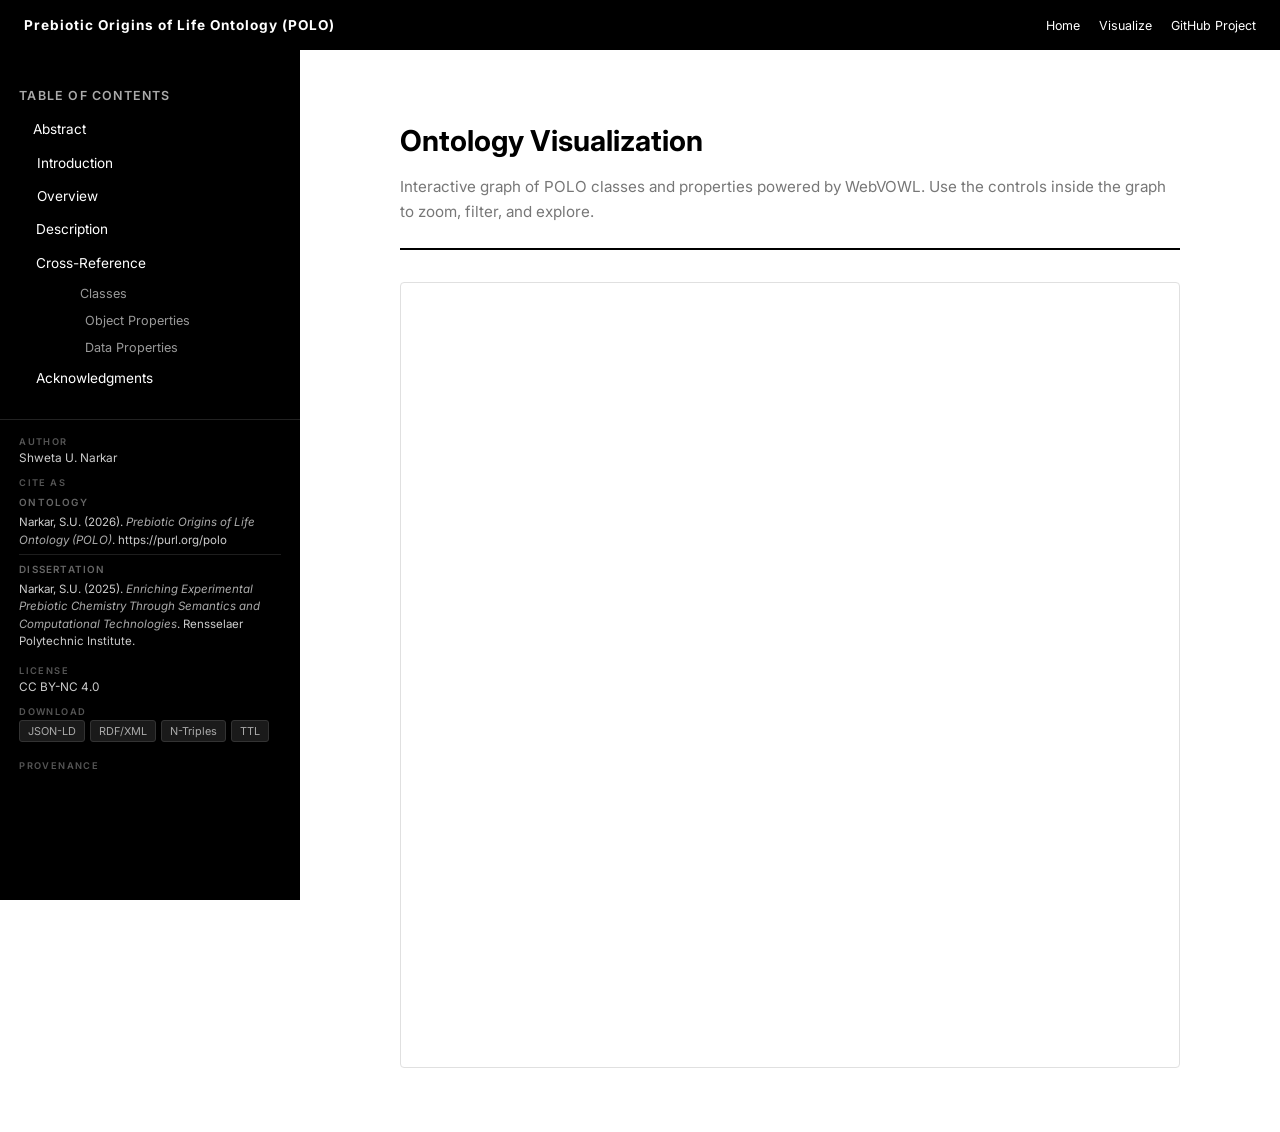
<file: docs/visualization.html>
<!DOCTYPE html>
<html>
<head>
<meta http-equiv="content-type" content="text/html; charset=UTF-8" />
<link rel="stylesheet" href="resources/polo.css" media="screen"/>
<link rel="icon" type="image/png" href="resources/rdf.icon"/>
<title>POLO — Ontology Visualization</title>
<style>
  #webvowl-iframe {
    width: 100%;
    height: calc(100vh - var(--topnav-height) - 4rem);
    min-height: 600px;
    border: 1px solid #e0e0e0;
    border-radius: 4px;
    display: block;
  }
</style>
</head>
<body>

<nav id="topnav">
  <div id="topnav-left">
    <a href="index-en.html" id="topnav-title">Prebiotic Origins of Life Ontology (POLO)</a>
  </div>
  <div id="topnav-right">
    <a href="index-en.html">Home</a>
    <a href="visualization.html">Visualize</a>
    <a href="https://github.com/shweta3695/polo-ontology" target="_blank">GitHub Project</a>
  </div>
</nav>

<div id="sidebar">
  <div id="sidebar-toc">
    <h2>Table of contents</h2>
    <ul>
      <li>1. <a href="index-en.html#abstract-heading">Abstract</a></li>
      <li>2. <a href="index-en.html#intro">Introduction</a></li>
      <li>3. <a href="index-en.html#overv">Overview</a></li>
      <li>4. <a href="index-en.html#desc">Description</a></li>
      <li>5. <a href="index-en.html#crossreference">Cross-Reference</a>
        <ul>
          <li>5.1. <a href="index-en.html#classes-headline">Classes</a></li>
          <li>5.2. <a href="index-en.html#properties">Object Properties</a></li>
          <li>5.3. <a href="index-en.html#dataproperties-headline">Data Properties</a></li>
        </ul>
      </li>
      <li>6. <a href="index-en.html#ack">Acknowledgments</a></li>
    </ul>
  </div>
  <div id="sidebar-meta">
    <div class="sidebar-meta-row"><span class="sidebar-meta-label">Author</span><span class="sidebar-meta-value">Shweta U. Narkar</span></div>
    <div class="sidebar-meta-row">
      <span class="sidebar-meta-label">Cite as</span>
      <span class="sidebar-meta-cite-heading">Ontology</span>
      <span class="sidebar-meta-value sidebar-meta-cite">Narkar, S.U. (2026). <em>Prebiotic Origins of Life Ontology (POLO)</em>. https://purl.org/polo</span>
      <span class="sidebar-meta-cite-heading">Dissertation</span>
      <span class="sidebar-meta-value sidebar-meta-cite">Narkar, S.U. (2025). <em>Enriching Experimental Prebiotic Chemistry Through Semantics and Computational Technologies</em>. Rensselaer Polytechnic Institute.</span>
    </div>
    <div class="sidebar-meta-row"><span class="sidebar-meta-label">License</span><span class="sidebar-meta-value"><a href="https://creativecommons.org/licenses/by-nc/4.0/" target="_blank">CC BY-NC 4.0</a></span></div>
    <div class="sidebar-meta-row"><span class="sidebar-meta-label">Download</span><span class="sidebar-meta-value sidebar-meta-badges">
      <a href="ontology.jsonld" target="_blank">JSON-LD</a>
      <a href="ontology.owl" target="_blank">RDF/XML</a>
      <a href="ontology.nt" target="_blank">N-Triples</a>
      <a href="ontology.ttl" target="_blank">TTL</a>
    </span></div>
    <div class="sidebar-meta-row"><a href="provenance/provenance-en.html" target="_blank" class="sidebar-meta-prov">Provenance</a></div>
  </div>
</div>

<div id="main-content">
<div class="container">
  <div id="page-title">
    <h1>Ontology Visualization</h1>
    <p id="page-subtitle">Interactive graph of POLO classes and properties powered by WebVOWL. Use the controls inside the graph to zoom, filter, and explore.</p>
  </div>
  <iframe id="webvowl-iframe"
    src="https://service.tib.eu/webvowl/#iri=https://shweta3695.github.io/polo-ontology/ontology.ttl"
    allowfullscreen>
  </iframe>
</div>
</div>

</body>
</html>
</file>
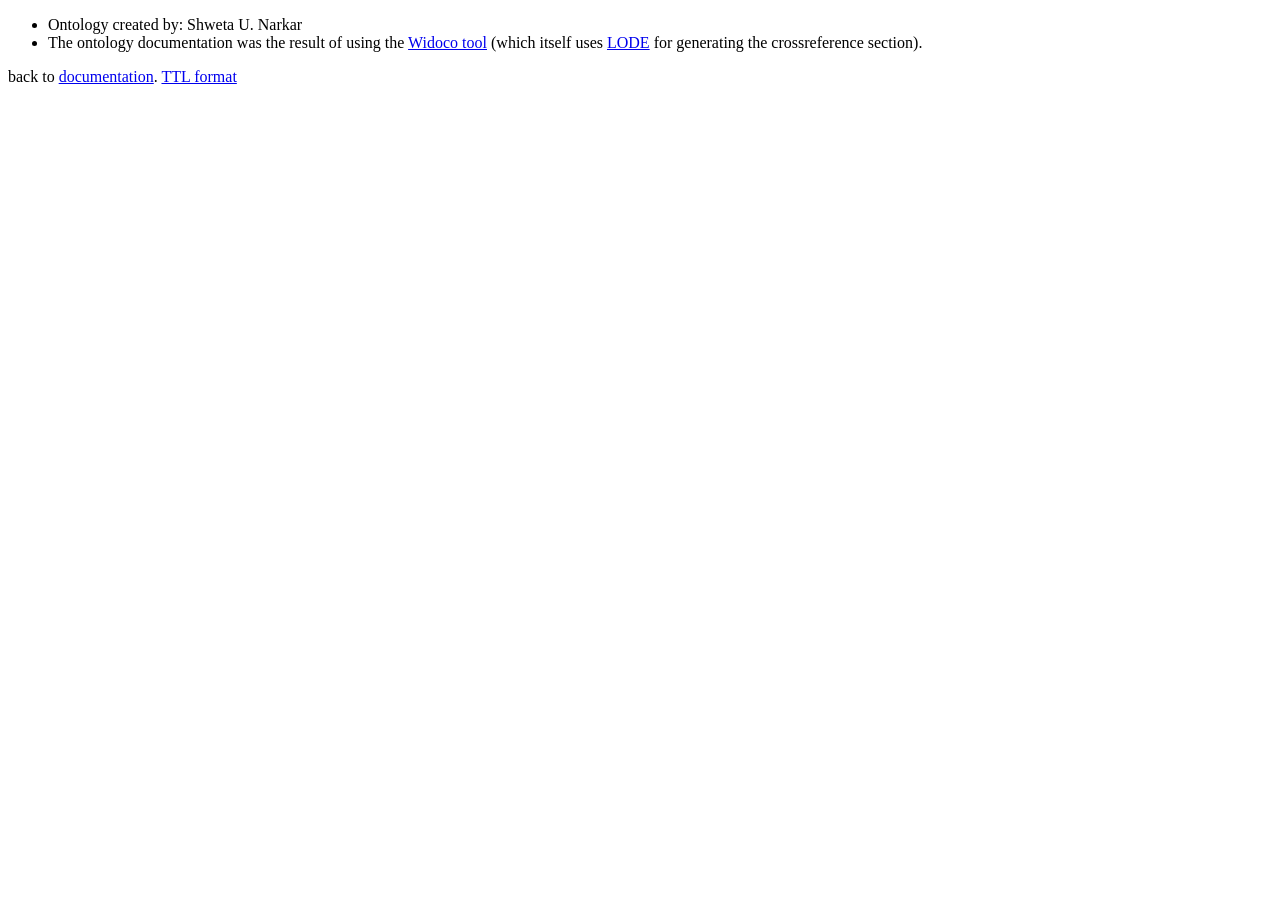
<file: docs/provenance/provenance-en.html>
<!DOCTYPE html>
<html>
<head>
<meta http-equiv="content-type" content="text/html; charset=UTF-8" />
 
  </head> 

<body>
<div class="head">
<ul>
	<li>Ontology created by: Shweta U. Narkar</li><li>The ontology documentation was the result of using the <a href="https://github.com/dgarijo/Widoco">Widoco tool</a> (which itself uses <a href="http://www.essepuntato.it/lode/">LODE</a> for generating the crossreference section).</li>
</ul>
</div>
<p>back to <a href="..\index-en.html">documentation</a>. <a href="provenance-en.ttl">TTL format</a></p></div>
</body> 
</html>
</file>
<file: docs/resources/primer.css>
/* define a class "noprint" for sections which don't get printed */  
.noprint { display: none; }

/* our syntax menu for switching */
div.syntaxmenu {
  border: 1px dotted black;
  padding:0.5em;
  margin: 1em; 
}

.container {
    margin-right: auto;
    margin-left: auto;
    padding-left: 15px;
    padding-right: 15px;
}

@media print {
   div.syntaxmenu { display:none; }
}

/* use tab-like headers for syntax examples */
div.exampleheader {
  font-size: 90%;
  float: left;
  background: #F9F9F9;
  color: #2F6FAB;
  border: 1px dashed #2F6FAB;
  border-bottom: 0px;
  padding-top: 2px;
}

div.exampleheader span.exampleheader {
  background: #F9F9F9;
  padding-top: 0px;
  padding-right: 10px;
  padding-left: 10px;
  padding-bottom: 3px;
  padding-top: 0px;
}

/* Also copy MediaWiki style here, so it will not look different when exported */
div.fssyntax pre, div.rdfxml pre, div.owlxml pre, div.turtle pre, div.manchester pre  {
  background-color: #F9F9F9;
  border: 1px dashed #2F6FAB;
  color: black;
  line-height: 1.1em;
  padding: 1em;
  clear: both;
  margin-left: 0em;
}
/* Expansion to add the status*/
.status {
    position: fixed;
    left: 0em;
    top: 0em;
    text-align: right;
    vertical-align: middle;
    /* Square version of the inside span. Slightly larger */
    width: 26em;
    height: 26em;
    z-index: -1;
    opacity: 0.8;
    
    /** From http://stackoverflow.com/questions/1080792/how-to-draw-vertical-text-with-css-cross-browser */

    -webkit-transform: rotate(-90deg);
    -moz-transform: rotate(-90deg);
    -ms-transform: rotate(-90deg);
    -o-transform: rotate(-90deg);
    transform: rotate(-90deg);
    /* also accepts left, right, top, bottom coordinates; not
    * required, but a good idea for styling */
    -webkit-transform-origin: 50% 50%;
    -moz-transform-origin: 50% 50%;
    -ms-transform-origin: 50% 50%;
    -o-transform-origin: 50% 50%;
    transform-origin: 50% 50%;

    /* Should be unset in IE9+ I think. */
    filter: progid:DXImageTransform.Microsoft.BasicImage(rotation=3);
}

/* The actual status box */
 .status div {   
    display: block;
    background: var(--bg-status-box);
    color: white;
    width: 24em;
    padding-top: 0.3em;
    padding-left: 0em;
    padding-right: 5em;
    padding-bottom: 0.3em;
    /* Enable for debugging 
    border: red thin solid;
     */
} 

/* And text inside, don't confuse fonts as it breaks em above */
.status div span {
    font-family: "Tauri";
    font-size: larger;
}
</file>
<file: docs/resources/rec.css>
/* Style for a "Recommendation" */

/*
   Copyright 1997-2003 W3C (MIT, ERCIM, Keio). All Rights Reserved.
   The following software licensing rules apply:
   http://www.w3.org/Consortium/Legal/copyright-software */

/* $Id: base.css,v 1.25 2006/04/18 08:42:53 bbos Exp $ */

body {
  padding: 2em 1em 2em 70px;
  margin: 0;
  font-family: sans-serif;
  color: var(--text-color);
  background: var(--background-color);
  background-position: top left;
  background-attachment: fixed;
  background-repeat: no-repeat;
  counter-reset:section;
}
details:hover {
    cursor: pointer;
}

iframe {
    margin:auto;
    display:block;
    width:100%;
    height:500px;
}

:link { color: var(--link); background: transparent }
:visited { color: var(--link-visited); background: transparent }
a:active { color: var(--link-active); background: transparent }

a:link img, a:visited img { border-style: none } /* no border on img links */

a img { color: white; }        /* trick to hide the border in Netscape 4 */
@media all {                   /* hide the next rule from Netscape 4 */
  a img { color: inherit; }    /* undo the color change above */
}

th, td { /* ns 4 */
  font-family: sans-serif;
}

h1, h2, h3, h4, h5, h6 { text-align: left }
h2.list{counter-reset:subsection }
h2.list:before{counter-increment:section;content: counter(section) ". ";}
h3.list:before{counter-increment:subsection;content: counter(section) "." counter(subsection) ". ";
	}
h3.list{margin-top: 20px;
	border-bottom: 0px; }
/* background should be transparent, but WebTV has a bug */
h1, h2, h3 { color: var(--htag-text); background: var(--background-color) }
h1 { font: 170% sans-serif }
h2 { font: 140% sans-serif }
h3 { font: 120% sans-serif }
h4 { font: bold 100% sans-serif }
h5 { font: italic 100% sans-serif }
h6 { font: small-caps 100% sans-serif }

.hide { display: none }

div.head { margin-bottom: 1em }
div.head h1 { margin-top: 2em; clear: both }
div.head table { margin-left: 2em; margin-top: 2em }

p.copyright { font-size: small }
p.copyright small { font-size: small }

@media screen {  /* hide from IE3 */
a[href]:hover { background: var(--href-hover) }
}

pre { margin-left: 2em }
/*
p {
  margin-top: 0.6em;
  margin-bottom: 0.6em;
}
*/
dt, dd { margin-top: 0; margin-bottom: 0 } /* opera 3.50 */
dt { font-weight: bold }

pre, code { font-family: monospace } /* navigator 4 requires this */

ul.toc, ol.toc {
  list-style: disc;		/* Mac NS has problem with 'none' */
  list-style: none;
}

@media aural {  
  h1, h2, h3 { stress: 20; richness: 90 }
  .hide { speak: none }
  p.copyright { volume: x-soft; speech-rate: x-fast }
  dt { pause-before: 20% }
  pre { speak-punctuation: code } 
}
</file>
<file: docs/resources/extra.css>
body {
    text-align: justify;    
}

h1 {
    line-height: 110%;
}

.hlist {
    border: 1px solid var(--border);
    padding:5px;
    background-color: var(--bg-hlist);
}

.hlist li {
    display: inline;
    display: inline-table;
    list-style-type: none;
    padding-right: 20px;
    
}

.entity {
    border: 1px solid var(--border);
    margin:5px 0px 5px 0px;
    padding: 5px;    
}

.type-c {
    cursor:help;
    color:orange;
}

.type-op {
    cursor:help;
    color:var(--type-op);
}

.type-dp {
    cursor:help;
    color:var(--type-dp);    
}

.type-ep {
    cursor:help;
    color:mediumpurple;
}

.type-ep {
    cursor:help;
    color:mediumpurple;
}

.type-ap {
    cursor:help;
    color:var(--type-ap);
}

.type-ni {
    cursor:help;
    color:var(--type-ni);
}

.logic {
    color:purple;
    font-weight:bold;    
}

h3 {
    margin-top: 3px;
    padding-bottom: 5px;
    border-bottom: 1px solid var(--border);
}

h2 {
    margin-top:40px;    
}

.dotted {
    border-bottom: 1px dotted gray;
}

dt {
    margin-top:5px;
}

.description {
    border-top: 1px dashed gray;
    border-bottom: 1px dashed gray;
    background-color: var(--bg-description);
    margin-top:5px;
    padding-bottom:5px;
}

.description dl {
    background-color: var(--bg-description);
}

.description ul {
    padding-left: 12px;
    margin-top: 0px;
}

.backlink {
    font-size:10pt;
    text-align:right;
    float:right;
    color:black;
    padding: 2px;
    border: 1px dotted navy;
    background-color: var(--bg-backlink);
    color: var(--text-backlink);
}

.imageblock {
	text-align: center;
}

.imageblock img {
	border:1px solid gray;
}

.endnote {
	margin-top: 40px;
	border-top: 1px solid gray;
	padding-top: 10px;
	text-align: center;
	color:gray;
	font-size:70%;
}

.literal {
    color:var(--literal);
    font-style:italic;
}
</file>
<file: docs/resources/polo.css>
@import url('https://fonts.googleapis.com/css2?family=Inter:wght@400;600;700&display=swap');

:root {
  --topnav-height: 50px;
  --sidebar-width: 300px;
}

/* ── Base ── */
* { box-sizing: border-box; }

body {
  margin: 0;
  padding: 0;
  font-family: 'Inter', sans-serif;
  background: #ffffff;
  color: #000000;
}

/* ── Hide dark-mode toggle ── */
.darkmode { display: none; }

/* ── Base link reset ── */
a {
  text-decoration: none;
  position: relative;
}

a:hover {
  background: transparent !important;
}

/* ── Top navigation bar ── */
#topnav {
  position: fixed;
  top: 0;
  left: 0;
  right: 0;
  height: var(--topnav-height);
  background: #000000;
  display: flex;
  align-items: center;
  justify-content: space-between;
  padding: 0 1.5rem;
  z-index: 200;
  gap: 1rem;
}

#topnav-left {
  display: flex;
  align-items: center;
  gap: 1.2rem;
  flex-shrink: 0;
}

#topnav-title {
  display: inline-block;
  color: #ffffff;
  font-size: 0.85rem;
  font-weight: 700;
  letter-spacing: 1px;
  white-space: nowrap;
  text-decoration: none;
}

#topnav-title:hover { font-weight: 700; opacity: 0.85; }
#topnav-title::after { display: none; }


/* ── Fixed left sidebar ── */
#sidebar {
  position: fixed;
  top: var(--topnav-height);
  left: 0;
  bottom: 0;
  width: var(--sidebar-width);
  background: #000000;
  overflow-y: auto;
  z-index: 100;
  padding: 1.2rem 0 2rem 0;
}


/* ── Sidebar metadata block ── */
#sidebar-meta {
  border-top: 1px solid #222222;
  padding: 1rem 1.2rem;
  margin-top: 1.5rem;
}

.sidebar-meta-row { margin-bottom: 0.65rem; }

.sidebar-meta-label {
  display: block;
  color: #555555;
  font-size: 0.58rem;
  font-weight: 600;
  text-transform: uppercase;
  letter-spacing: 1.4px;
  margin-bottom: 0.18rem;
}

.sidebar-meta-value {
  display: block;
  color: #cccccc;
  font-size: 0.74rem;
  line-height: 1.4;
}

.sidebar-meta-value a { color: #cccccc; font-size: 0.74rem; }
.sidebar-meta-value a:hover { color: #ffffff; font-weight: 700; }
.sidebar-meta-value a::after { background: #cccccc; }

.sidebar-meta-cite {
  display: block;
  color: #cccccc;
  font-size: 0.72rem;
  line-height: 1.5;
  padding: 0.3rem 0;
  border-bottom: 1px solid #1e1e1e;
}

.sidebar-meta-cite:last-child { border-bottom: none; }
.sidebar-meta-cite em { font-style: italic; color: #aaaaaa; }

.sidebar-meta-cite-heading {
  display: block;
  color: #666666;
  font-size: 0.62rem;
  font-weight: 600;
  text-transform: uppercase;
  letter-spacing: 1.2px;
  margin-top: 0.5rem;
  margin-bottom: 0.1rem;
}

.sidebar-meta-badges {
  display: flex;
  flex-wrap: wrap;
  gap: 0.3rem;
  margin-top: 0.1rem;
}

.sidebar-meta-badges a {
  display: inline-block;
  background: #1a1a1a;
  color: #aaaaaa !important;
  font-size: 0.68rem;
  padding: 0.15rem 0.5rem;
  border-radius: 3px;
  border: 1px solid #333333;
  text-decoration: none !important;
}

.sidebar-meta-badges a::after { display: none !important; }

.sidebar-meta-badges a:hover {
  background: #2a2a2a;
  color: #ffffff !important;
  font-weight: 600;
}

.sidebar-meta-prov {
  display: inline-block;
  color: #555555 !important;
  font-size: 0.58rem;
  font-weight: 600;
  text-transform: uppercase;
  letter-spacing: 1.4px;
  text-decoration: none;
}

.sidebar-meta-prov:hover { color: #aaaaaa !important; font-weight: 700; }
.sidebar-meta-prov::after { background: #555555; }

#sidebar::-webkit-scrollbar { width: 4px; }
#sidebar::-webkit-scrollbar-track { background: #000000; }
#sidebar::-webkit-scrollbar-thumb { background: #333333; border-radius: 2px; }

/* ── Top nav right links (Home, GitHub) ── */
#topnav-right {
  display: flex;
  align-items: center;
  gap: 1.2rem;
}

#topnav-right a {
  display: inline-block;
  color: #ffffff;
  font-size: 0.78rem;
  font-weight: 400;
  white-space: nowrap;
}

#topnav-right a:hover { font-weight: 400; }

#topnav-right a::after {
  content: '';
  position: absolute;
  left: 0;
  bottom: -3px;
  width: 0;
  height: 1px;
  background: #ffffff;
  transition: width 0.22s ease;
}

#topnav-right a:hover::after { width: 100%; }


#sidebar-toc h2 {
  color: #aaaaaa;
  font-size: 0.78rem;
  font-weight: 600;
  text-transform: uppercase;
  letter-spacing: 1.2px;
  padding: 0 1.2rem;
  margin: 1.2rem 0 0.6rem 0;
}

#sidebar-toc ul {
  list-style: none;
  padding: 0;
  margin: 0;
}

/* li is the block — <a> is inline-block so ::after spans text width only */
#sidebar-toc > ul > li {
  margin: 0;
  display: block;
  padding: 0 0 0 1.2rem;
}

#sidebar-toc > ul > li > a {
  display: inline-block;
  color: #ffffff;
  font-size: 0.85rem;
  font-weight: 400;
  padding: 0.45rem 0;
  line-height: 1.4;
}

#sidebar-toc > ul > li > a:hover {
  font-weight: 700;
}

/* animated underline: text width only */
#sidebar-toc > ul > li > a::after {
  content: '';
  position: absolute;
  left: 0;
  bottom: 2px;
  width: 0;
  height: 1px;
  background: #ffffff;
  transition: width 0.22s ease;
}

#sidebar-toc > ul > li > a:hover::after {
  width: 100%;
}

/* Nested sidebar links */
#sidebar-toc ul ul { padding: 0; margin: 0; }

#sidebar-toc ul ul li {
  display: block;
  padding: 0 0 0 2.2rem;
}

#sidebar-toc ul ul a {
  display: inline-block;
  color: #999999;
  font-size: 0.79rem;
  font-weight: 400;
  padding: 0.3rem 0;
  line-height: 1.4;
}

#sidebar-toc ul ul a:hover {
  font-weight: 700;
  color: #ffffff;
}

#sidebar-toc ul ul a::after {
  content: '';
  position: absolute;
  left: 0;
  bottom: 2px;
  width: 0;
  height: 1px;
  background: #ffffff;
  transition: width 0.22s ease;
}

#sidebar-toc ul ul a:hover::after {
  width: 100%;
}

/* ── Main content ── */
#main-content {
  margin-left: var(--sidebar-width);
  margin-top: var(--topnav-height);
  padding: 2rem 0 4rem 0;
  min-height: calc(100vh - var(--topnav-height));
  background: #ffffff;
  color: #000000;
}

#main-content > div.container {
  max-width: 860px;
  margin: 0 auto;
  padding: 0 2.5rem;
  width: 100%;
  box-sizing: border-box;
}

/* ── WebVOWL iframe ── */
#webvowl-frame {
  border: 1px solid #e0e0e0;
  border-radius: 4px;
  margin-top: 1rem;
  display: block;
}

/* ── Page title ── */
#page-title {
  padding: 2.5rem 0 1.5rem 0;
  border-bottom: 2px solid #000000;
  margin-bottom: 2rem;
}

#page-title h1 {
  font-size: 1.8rem;
  font-weight: 700;
  color: #000000;
  line-height: 1.3;
  margin: 0 0 1rem 0;
  text-align: left;
}

#page-subtitle {
  font-size: 0.95rem;
  color: #777777;
  line-height: 1.6;
  margin: 0;
  font-weight: 400;
}

/* ── Hide inline TOC ── */
#toc { display: none !important; }

/* ── Links in main content: bold + underline on hover, no animation ── */
#main-content a {
  color: #000000;
  text-decoration: underline;
}

#main-content a:hover {
  font-weight: 700;
  text-decoration: underline;
}

/* Badge image links: no underline */
#main-content a img {
  display: inline-block;
  vertical-align: middle;
}

#main-content a:has(img) {
  text-decoration: none;
}

#main-content a:has(img):hover {
  font-weight: inherit;
}

/* ── Headings ── */
#main-content h1,
#main-content h2,
#main-content h3,
#main-content h4,
#main-content h5 {
  color: #000000;
  font-family: 'Inter', sans-serif;
  scroll-margin-top: calc(var(--topnav-height) + 1.5rem);
}

/* ── Force .head (author/metadata) box to white ── */
.head,
div.head,
.container .head,
#main-content .head {
  background: #ffffff !important;
  background-color: #ffffff !important;
  color: #000000 !important;
  border: none !important;
  box-shadow: none !important;
  padding-bottom: 1rem;
  margin-bottom: 1rem;
  border-bottom: 1px solid #dddddd !important;
}

.head *,
div.head * {
  background: transparent !important;
  background-color: transparent !important;
  color: #000000 !important;
}

/* ── Status box ── */
.status,
div.status {
  background: #f5f5f5 !important;
  background-color: #f5f5f5 !important;
  border-left: 3px solid #000000 !important;
  color: #000000 !important;
  padding: 0.5rem 1rem;
  margin-bottom: 1rem;
}

.status span { color: #000000 !important; }

/* ── Override WIDOCO CSS variables ── */
:root {
  --bg-hlist: #ffffff;
  --bg-description: #ffffff;
  --owl-bg: #ffffff;
  --bg-ont: #ffffff;
  --color-owl-class: #000000;
  --color-owl-prop: #000000;
  --color-owl-dp: #000000;
  --color-owl-op: #000000;
  --color-owl-ni: #000000;
  --color-owl-ap: #000000;
}

/* ── Neutralize all WIDOCO colored boxes ── */
.hlist, .hlist dd, .hlist dt, .hlist li, .hlist ul,
.panel, .panel-default, .panel-body, .panel-heading,
.well, .entity, .entity-list,
.description, .description p, .description div,
.container {
  background: #ffffff !important;
  background-color: #ffffff !important;
  color: #000000 !important;
  box-shadow: none !important;
}

.panel, .panel-default { border-color: #cccccc !important; }
.well { border: 1px solid #cccccc !important; }
.entity { border: 1px solid #dddddd !important; }

/* ── Backlinks ── */
.backlink, .backlink a, span.backlink a {
  color: #000000 !important;
  font-size: 0.8rem;
}

/* ── Code / pre ── */
pre, code {
  background: #f5f5f5 !important;
  color: #000000 !important;
  border: 1px solid #e0e0e0;
  font-size: 0.85rem;
}

/* ── Tables ── */
table { border-collapse: collapse; width: 100%; }
th {
  background: #f5f5f5 !important;
  color: #000000 !important;
  border: 1px solid #cccccc;
  padding: 0.5rem;
}
td {
  background: #ffffff !important;
  color: #000000 !important;
  border: 1px solid #cccccc;
  padding: 0.5rem;
}

/* ── Entity type labels (c / op / dp) ── */
.label, sup.type-c, sup.type-op, sup.type-dp, sup.type-ap, sup.type-ni {
  font-size: 0.68rem;
  padding: 0.1rem 0.3rem;
  border-radius: 2px;
  vertical-align: super;
  line-height: 1;
}

/* ── "back to ToC" / "Class ToC" backlinks → small light grey pill ── */
span.backlink,
.backlink {
  display: inline-block;
  margin-left: 0.6rem;
  font-size: 0.72rem;
  font-weight: 400;
  color: #555555 !important;
}

span.backlink a,
span.backlink a:link,
span.backlink a:visited,
span.backlink a:focus,
span.backlink a:focus-visible,
span.backlink a:active,
.backlink a,
.backlink a:link,
.backlink a:visited,
.backlink a:focus,
.backlink a:focus-visible,
.backlink a:active {
  display: inline-block;
  background: #f0f0f0 !important;
  color: #444444 !important;
  text-decoration: none !important;
  padding: 0.1rem 0.5rem;
  border-radius: 3px;
  border: none !important;
  outline: none !important;
  outline-offset: 0 !important;
  box-shadow: none !important;
  -webkit-tap-highlight-color: transparent;
  font-size: 0.7rem;
  font-weight: 400;
  transition: background 0.15s;
}

span.backlink a:hover,
.backlink a:hover {
  background: #e0e0e0 !important;
  color: #000000 !important;
  font-weight: 600;
  text-decoration: underline !important;
}

span.backlink a::after,
.backlink a::after {
  display: none !important;
}

/* ── Cross-reference entity cards ── */
div.entity {
  background: #fafafa !important;
  border: 1px solid #e8e8e8 !important;
  border-radius: 6px !important;
  padding: 1rem 1.2rem !important;
  margin-bottom: 1.2rem !important;
}

div.entity h3 {
  margin: 0 0 0.5rem 0;
  font-size: 1rem;
  border-bottom: 1px solid #eeeeee;
  padding-bottom: 0.4rem;
}

div.entity p {
  margin: 0.3rem 0;
  font-size: 0.9rem;
}

div.entity dl.description {
  margin: 0.5rem 0 0 0;
  font-size: 0.875rem;
}

div.entity dl.description dt {
  font-weight: 600;
  color: #444444;
  margin-top: 0.4rem;
}

div.entity dl.description dd {
  margin-left: 1rem;
  color: #000000;
}

/* ── hlist (overview class/property lists) ── */
ul.hlist {
  display: flex;
  flex-wrap: wrap;
  gap: 0.4rem;
  list-style: none !important;
  padding: 0.5rem 0 !important;
  margin: 0.3rem 0 0.8rem 0 !important;
  background: transparent !important;
}

ul.hlist li {
  background: #f0f0f0 !important;
  border: 1px solid #e0e0e0 !important;
  border-radius: 4px !important;
  padding: 0.15rem 0.5rem !important;
  font-size: 0.8rem !important;
  white-space: nowrap;
}

ul.hlist li a {
  color: #000000 !important;
  text-decoration: none !important;
  font-weight: 400;
}

ul.hlist li a:hover {
  font-weight: 700 !important;
  text-decoration: underline !important;
}

ul.hlist li a::after {
  display: none !important;
}

/* ── Section dividers for crossref subsections ── */
#crossref h3.list {
  font-size: 1.1rem;
  border-bottom: 2px solid #000000;
  padding-bottom: 0.4rem;
  margin: 2rem 0 1rem 0;
}
</file>
